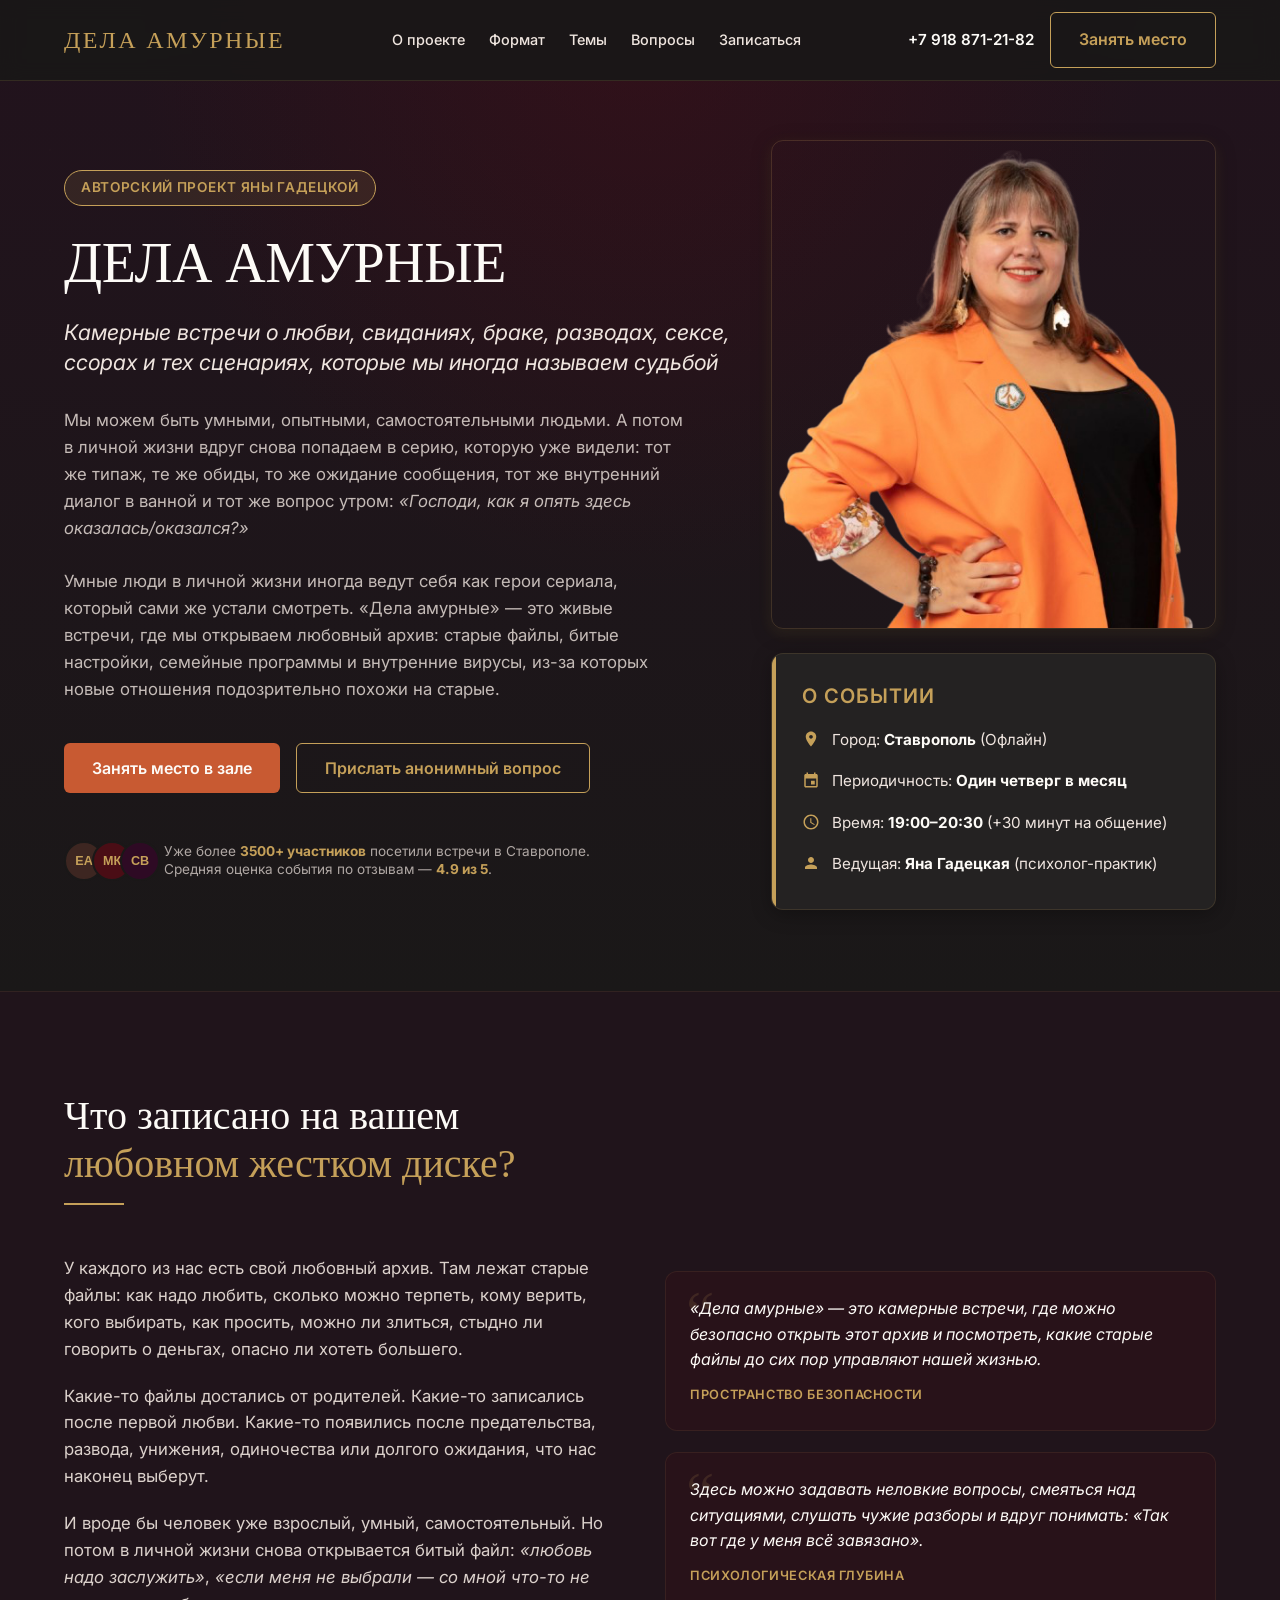
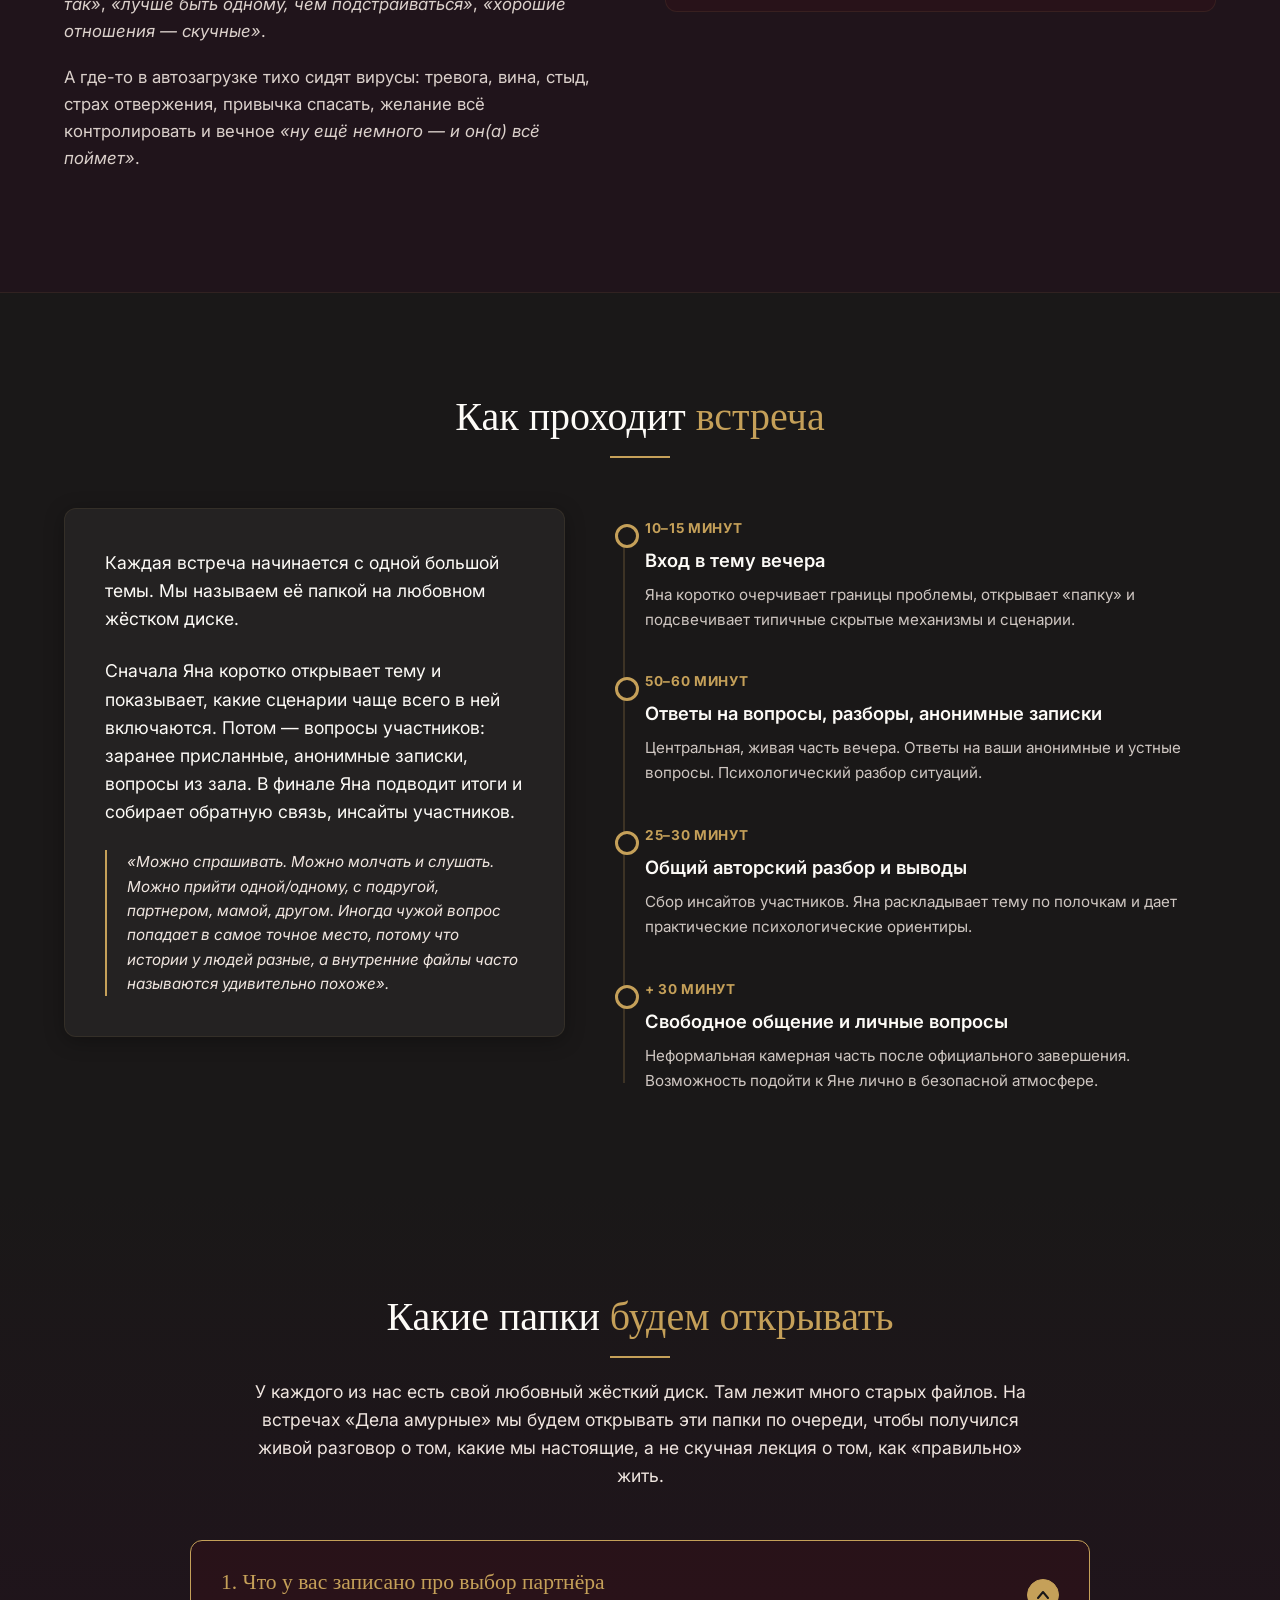
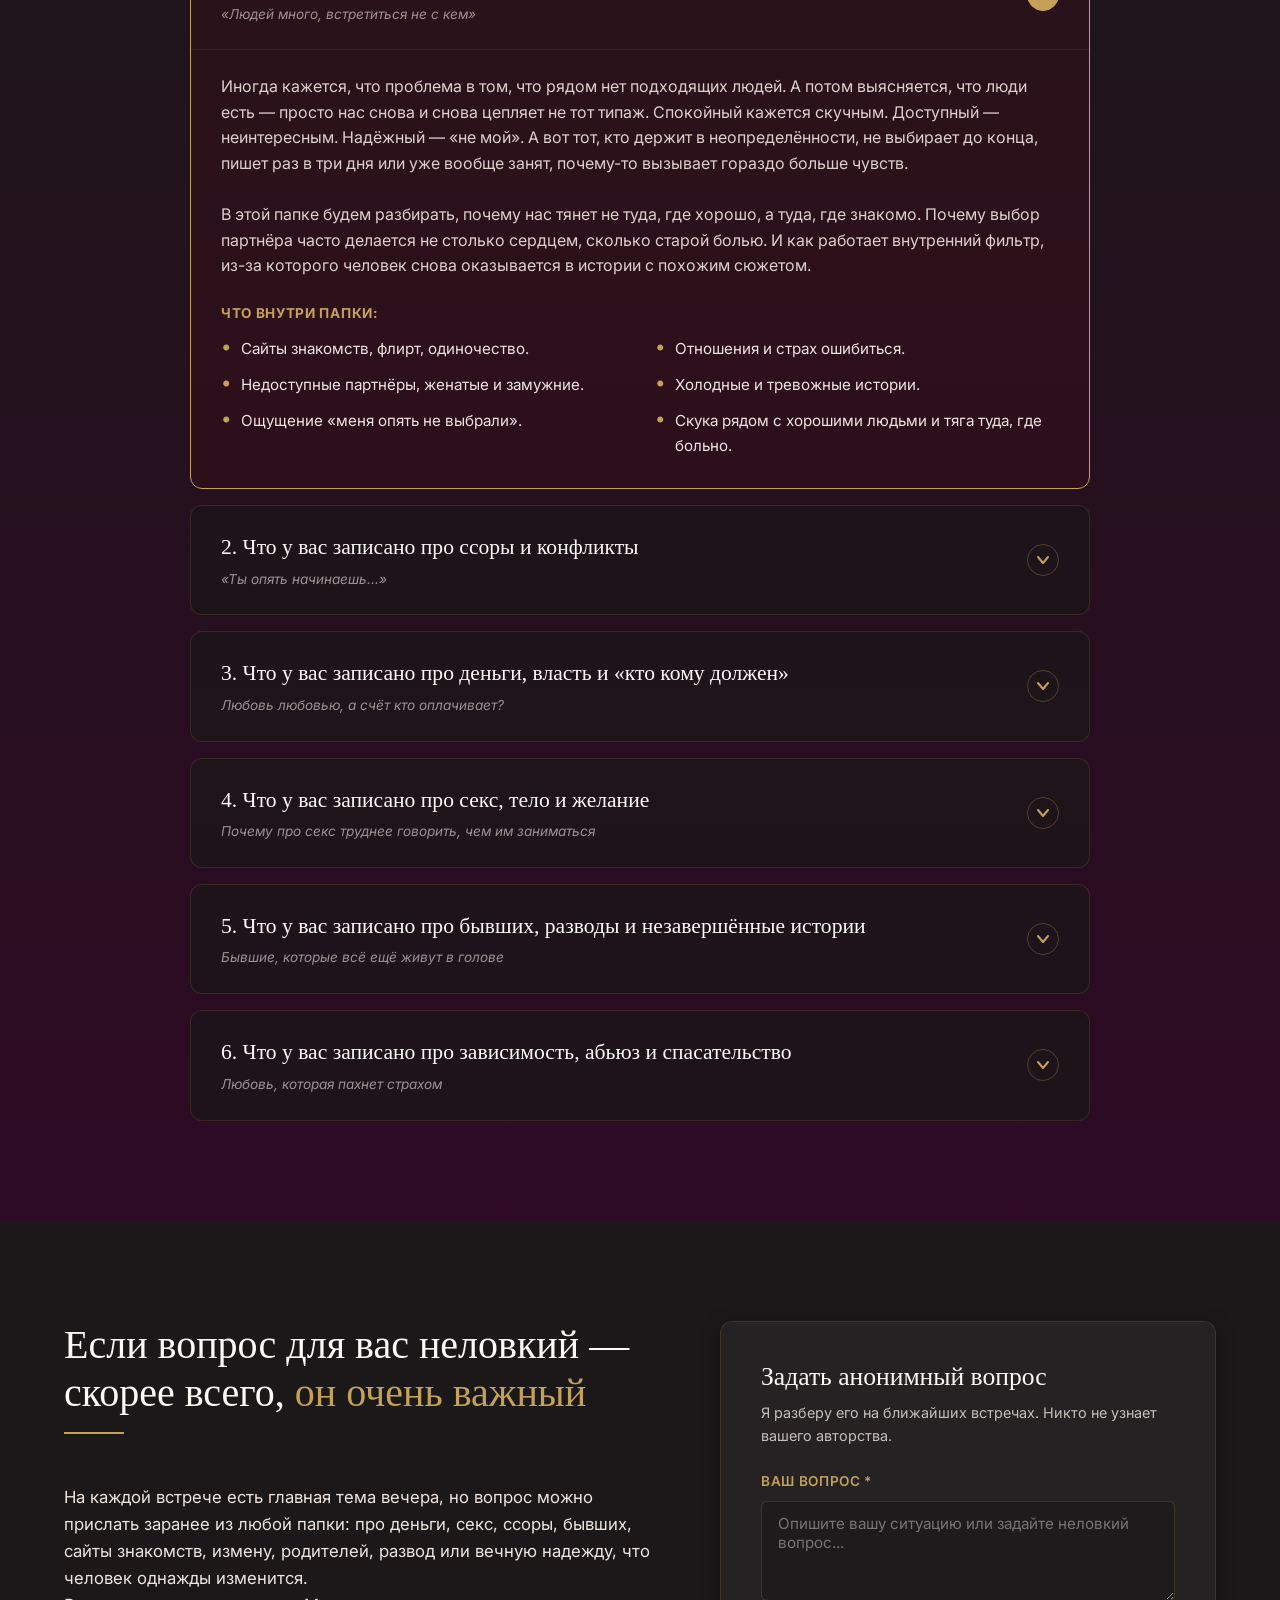
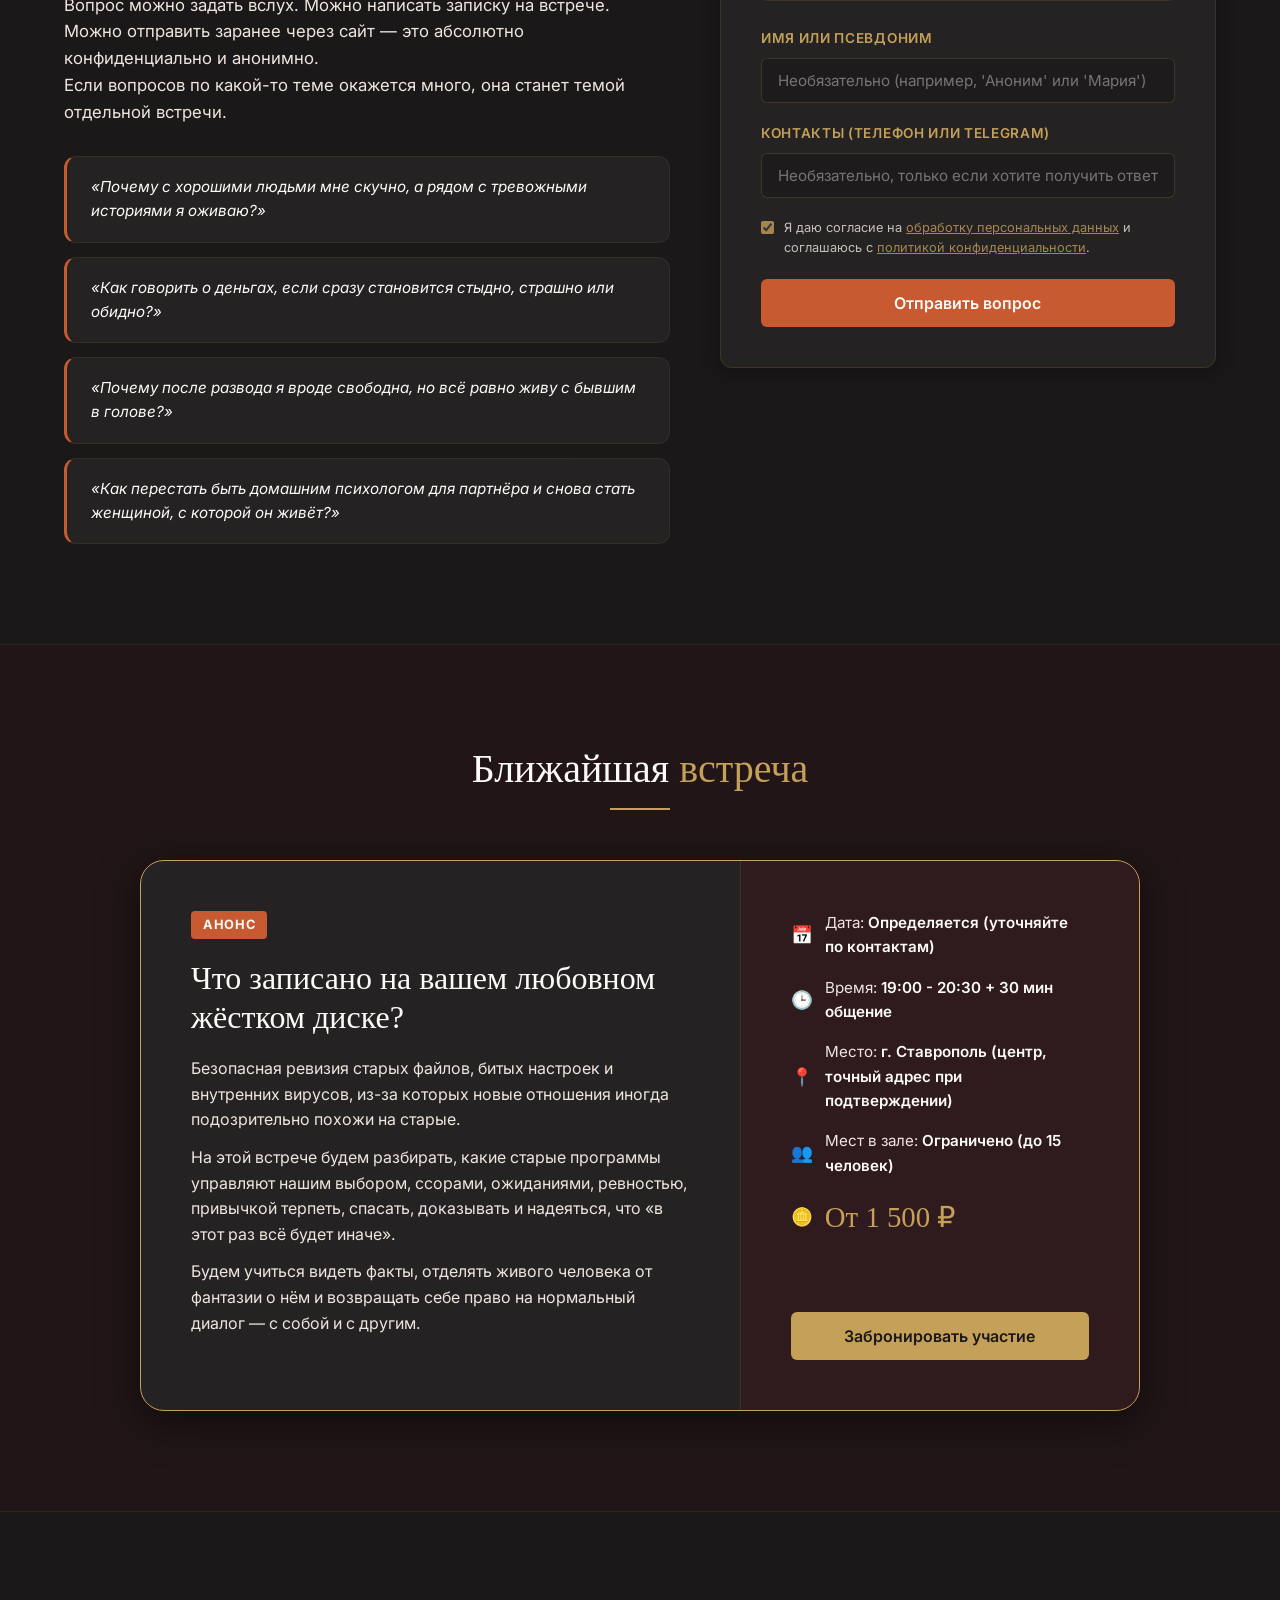
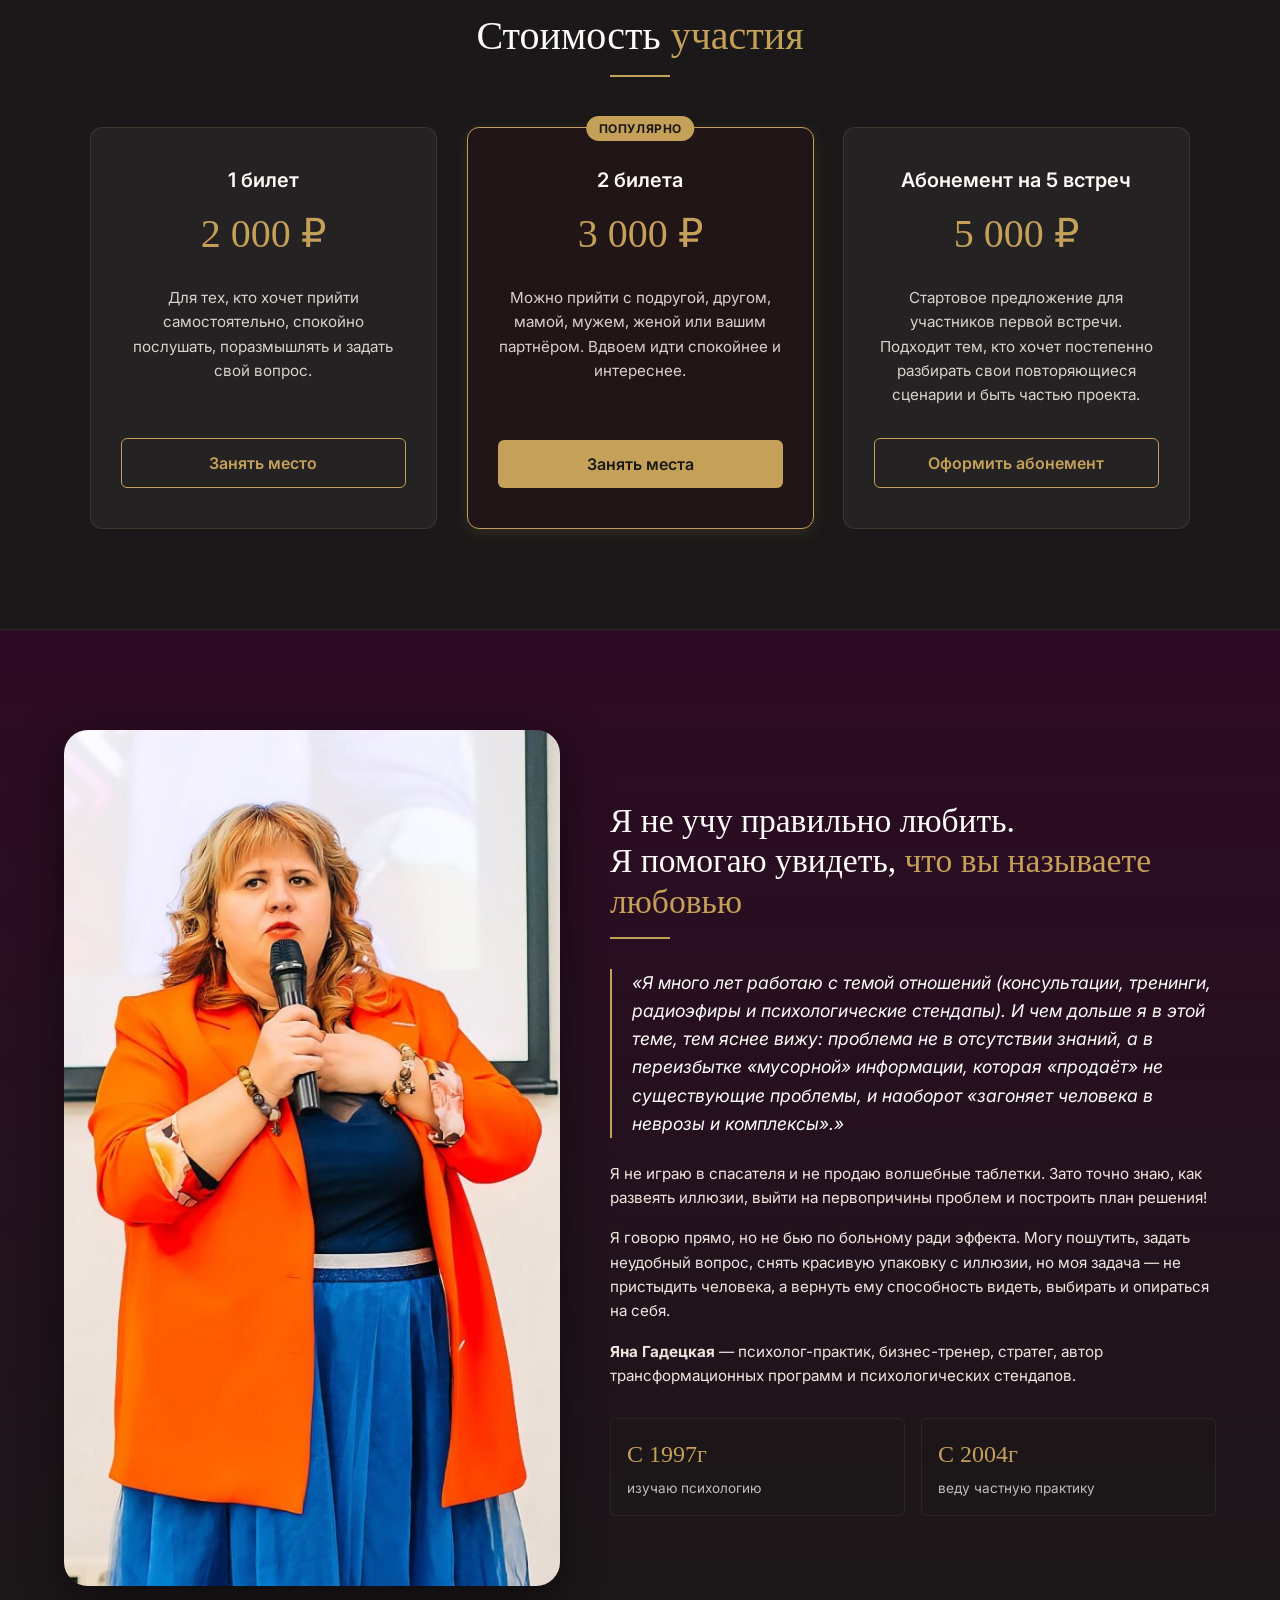
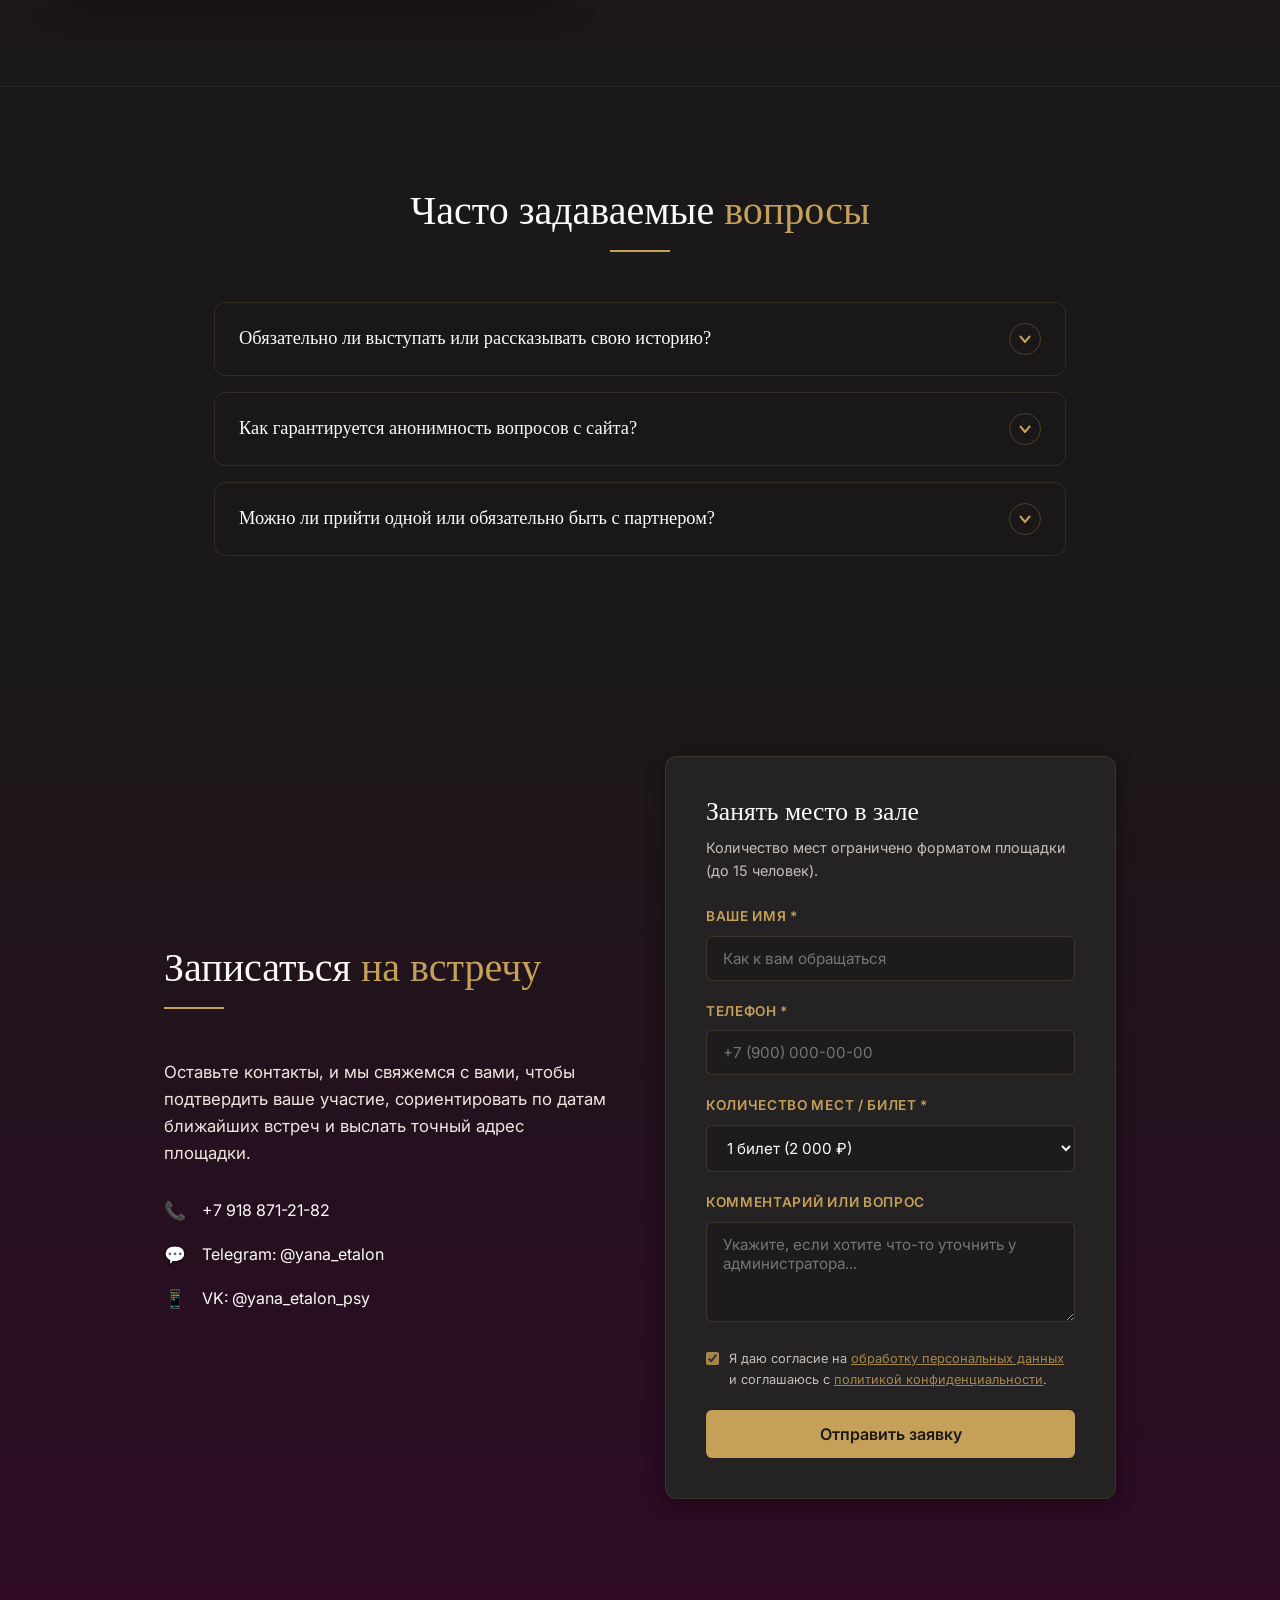
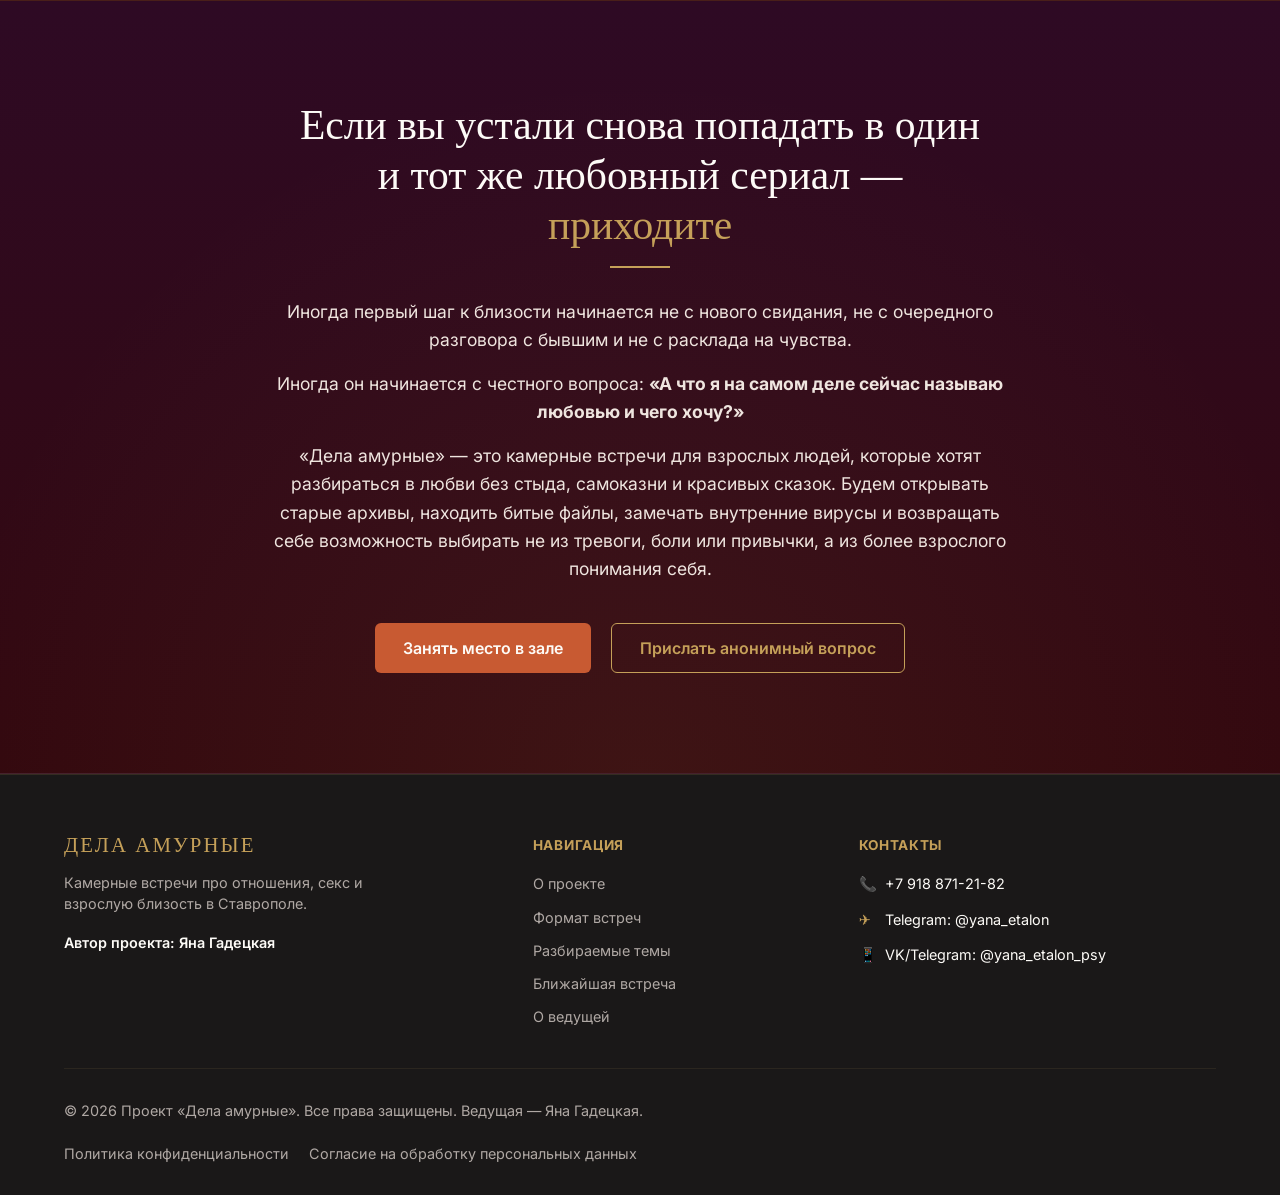
<file: index.html>
<!DOCTYPE html>
<html lang="ru">
<head>
    <meta charset="UTF-8">
    <meta name="viewport" content="width=device-width, initial-scale=1.0">
    <title>ДЕЛА АМУРНЫЕ | Камерные встречи об отношениях с Яной Гадецкой в Ставрополе</title>
    
    <!-- SEO Мета-теги -->
    <meta name="description" content="Живой, камерный проект психолога Яны Гадецкой в Ставрополе. Взрослый разговор о любви, свиданиях, сексе, браке, изменах и повторяющихся сценариях в отношениях без стыда и банальных советов.">
    <meta name="keywords" content="дела амурные, яна гадецкая, психолог ставрополь, встречи про отношения, разборы отношений, лекции ставрополь, сексолог ставрополь, свидания, созависимость, анонимные вопросы психологу">
    
    <!-- Open Graph (для соцсетей) -->
    <meta property="og:title" content="ДЕЛА АМУРНЫЕ | Камерные встречи об отношениях с Яной Гадецкой в Ставрополе">
    <meta property="og:description" content="Взрослый разговор о любви, свиданиях, сексе, браке, ссорах и повторяющихся сценариях в отношениях с психологической глубиной и юмором.">
    <meta property="og:type" content="website">
    <meta property="og:url" content="https://dela-amurnye.ru">
    <meta property="og:image" content="images/og-image.jpg">

    <!-- Google Fonts: Inter (основной) и Playfair Display (заголовки для театральной атмосферы) -->
    <link rel="preconnect" href="https://fonts.googleapis.com">
    <link rel="preconnect" href="https://fonts.gstatic.com" crossorigin>
    <link href="https://fonts.googleapis.com/css2?family=Inter:wght@400;500;600;700&family=Playfair+Display:ital,wght@0,500;0,600;0,700;1,400&display=swap" rel="stylesheet">
    
    <!-- Подключение стилей -->
    <link rel="stylesheet" href="styles.css">
    <script>document.documentElement.classList.add('js-enabled');</script>
</head>
<body>

    <!-- Элемент 2: Логотип и Шапка сайта -->
    <header class="header">
        <div class="container header-container">
            <a href="#" class="logo">
                <span class="logo-title">Дела амурные</span>
            </a>

            <!-- Меню сайта (Якорные переходы) -->
            <nav class="nav">
                <a href="#about" class="nav-link">О проекте</a>
                <a href="#format" class="nav-link">Формат</a>
                <a href="#folders" class="nav-link">Темы</a>
                <a href="#questions" class="nav-link">Вопросы</a>
                <a href="#booking" class="nav-link">Записаться</a>
            </nav>

            <div class="header-actions">
                <a href="tel:+79188712182" class="header-phone">+7 918 871-21-82</a>
                <a href="#booking" class="btn btn-outline" data-scroll-to="booking">Занять место</a>
            </div>

            <!-- Иконка бургер-меню для мобильных -->
            <button class="burger-menu" id="burgerBtn" aria-label="Открыть меню">
                <span></span>
                <span></span>
                <span></span>
            </button>
        </div>
    </header>

    <!-- Мобильное меню -->
    <div class="mobile-nav" id="mobileNav">
        <a href="#about" class="mobile-nav-link">О проекте</a>
        <a href="#format" class="mobile-nav-link">Формат</a>
        <a href="#folders" class="mobile-nav-link">Темы</a>
        <a href="#questions" class="mobile-nav-link">Вопросы</a>
        <a href="#booking" class="mobile-nav-link">Записаться</a>
    </div>

    <!-- Элементы 3-5: Первый экран (Hero) с заголовком, подзаголовком, CTA и социальным доказательством -->
    <section class="hero">
        <div class="container hero-grid">
            <div class="hero-content">
                <span class="hero-badge reveal reveal-up">Авторский проект Яны Гадецкой</span>
                <h1 class="hero-title reveal reveal-up delay-100">ДЕЛА АМУРНЫЕ</h1>
                <p class="hero-subtitle reveal reveal-up delay-200">Камерные встречи о любви, свиданиях, браке, разводах, сексе, ссорах и тех сценариях, которые мы иногда называем судьбой</p>
                <div class="hero-descr reveal reveal-up delay-300">
                    Мы можем быть умными, опытными, самостоятельными людьми. А потом в личной жизни вдруг снова попадаем в серию, которую уже видели: тот же типаж, те же обиды, то же ожидание сообщения, тот же внутренний диалог в ванной и тот же вопрос утром: <em>«Господи, как я опять здесь оказалась/оказался?»</em>
                    <br><br>
                    Умные люди в личной жизни иногда ведут себя как герои сериала, который сами же устали смотреть. «Дела амурные» — это живые встречи, где мы открываем любовный архив: старые файлы, битые настройки, семейные программы и внутренние вирусы, из-за которых новые отношения подозрительно похожи на старые.
                </div>
                
                <!-- Элемент 4: Primary CTA кнопки -->
                <div class="hero-actions reveal reveal-up delay-400">
                    <button class="btn btn-terracotta" data-scroll-to="booking">Занять место в зале</button>
                    <button class="btn btn-outline" data-scroll-to="questions">Прислать анонимный вопрос</button>
                </div>

                <!-- Элемент 5: Социальное доказательство (Social Proof) -->
                <div class="social-proof reveal reveal-up delay-500">
                    <div class="social-proof-avatars">
                        <div class="sp-avatar" style="background-image: url('data:image/svg+xml;utf8,<svg xmlns=&quot;http://www.w3.org/2000/svg&quot; width=&quot;40&quot; height=&quot;40&quot; viewBox=&quot;0 0 40 40&quot;><rect width=&quot;40&quot; height=&quot;40&quot; fill=&quot;%233D2621&quot;/><text x=&quot;20&quot; y=&quot;24&quot; font-size=&quot;14&quot; fill=&quot;%23C5A059&quot; font-family=&quot;sans-serif&quot; text-anchor=&quot;middle&quot; font-weight=&quot;bold&quot;>ЕА</text></svg>')"></div>
                        <div class="sp-avatar" style="background-image: url('data:image/svg+xml;utf8,<svg xmlns=&quot;http://www.w3.org/2000/svg&quot; width=&quot;40&quot; height=&quot;40&quot; viewBox=&quot;0 0 40 40&quot;><rect width=&quot;40&quot; height=&quot;40&quot; fill=&quot;%234A0D15&quot;/><text x=&quot;20&quot; y=&quot;24&quot; font-size=&quot;14&quot; fill=&quot;%23C5A059&quot; font-family=&quot;sans-serif&quot; text-anchor=&quot;middle&quot; font-weight=&quot;bold&quot;>МК</text></svg>')"></div>
                        <div class="sp-avatar" style="background-image: url('data:image/svg+xml;utf8,<svg xmlns=&quot;http://www.w3.org/2000/svg&quot; width=&quot;40&quot; height=&quot;40&quot; viewBox=&quot;0 0 40 40&quot;><rect width=&quot;40&quot; height=&quot;40&quot; fill=&quot;%232E0A24&quot;/><text x=&quot;20&quot; y=&quot;24&quot; font-size=&quot;14&quot; fill=&quot;%23C5A059&quot; font-family=&quot;sans-serif&quot; text-anchor=&quot;middle&quot; font-weight=&quot;bold&quot;>СВ</text></svg>')"></div>
                    </div>
                    <div class="social-proof-text">
                        Уже более <strong>3500+ участников</strong> посетили встречи в Ставрополе.<br>
                        Средняя оценка события по отзывам — <strong>4.9 из 5</strong>.
                    </div>
                </div>
            </div>

            <!-- Формат первого экрана в виде красивой карточки -->
            <div class="hero-format-sidebar">
                <div class="hero-header-image reveal reveal-scale delay-200">
                    <img src="img/header.png" alt="Дела амурные" class="hero-img">
                </div>
                <div class="hero-format-card reveal reveal-scale delay-400">
                    <h3>О событии</h3>
                    <ul class="format-list">
                        <li class="format-item">
                            <span class="format-item-icon">
                                <svg width="18" height="18" fill="currentColor" viewBox="0 0 24 24"><path d="M12 2C8.13 2 5 5.13 5 9c0 5.25 7 13 7 13s7-7.75 7-13c0-3.87-3.13-7-7-7zm0 9.5c-1.38 0-2.5-1.12-2.5-2.5s1.12-2.5 2.5-2.5 2.5 1.12 2.5 2.5-1.12 2.5-2.5 2.5z"/></svg>
                            </span>
                            <div class="format-item-text">Город: <strong>Ставрополь</strong> (Офлайн)</div>
                        </li>
                        <li class="format-item">
                            <span class="format-item-icon">
                                <svg width="18" height="18" fill="currentColor" viewBox="0 0 24 24"><path d="M19 4h-1V2h-2v2H8V2H6v2H5c-1.11 0-1.99.9-1.99 2L3 20c0 1.1.89 2 2 2h14c1.1 0 2-.9 2-2V6c0-1.1-.9-2-2-2zm0 16H5V10h14v10zm-7-7h5v5h-5z"/></svg>
                            </span>
                            <div class="format-item-text">Периодичность: <strong>Один четверг в месяц</strong></div>
                        </li>
                        <li class="format-item">
                            <span class="format-item-icon">
                                <svg width="18" height="18" fill="currentColor" viewBox="0 0 24 24"><path d="M11.99 2C6.47 2 2 6.48 2 12s4.47 10 9.99 10C17.52 22 22 17.52 22 12S17.52 2 11.99 2zM12 20c-4.42 0-8-3.58-8-8s3.58-8 8-8 8 3.58 8 8-3.58 8-8 8zm.5-13H11v6l5.25 3.15.75-1.23-4.5-2.67z"/></svg>
                            </span>
                            <div class="format-item-text">Время: <strong>19:00–20:30</strong> (+30 минут на общение)</div>
                        </li>
                        <li class="format-item">
                            <span class="format-item-icon">
                                <svg width="18" height="18" fill="currentColor" viewBox="0 0 24 24"><path d="M12 12c2.21 0 4-1.79 4-4s-1.79-4-4-4-4 1.79-4 4 1.79 4 4 4zm0 2c-2.67 0-8 1.34-8 4v2h16v-2c0-2.66-5.33-4-8-4z"/></svg>
                            </span>
                            <div class="format-item-text">Ведущая: <strong>Яна Гадецкая</strong> (психолог-практик)</div>
                        </li>
                    </ul>
                </div>
            </div>
        </div>
    </section>

    <!-- Секция: Жесткий диск (Вводный блок с болями) -->
    <section id="about" class="disk-section">
        <div class="container disk-grid">
            <div class="disk-content reveal reveal-left">
                <h2>Что записано на вашем <span>любовном жестком диске?</span></h2>
                <div class="disk-text">
                    <p>У каждого из нас есть свой любовный архив. Там лежат старые файлы: как надо любить, сколько можно терпеть, кому верить, кого выбирать, как просить, можно ли злиться, стыдно ли говорить о деньгах, опасно ли хотеть большего.</p>
                    <p>Какие-то файлы достались от родителей. Какие-то записались после первой любви. Какие-то появились после предательства, развода, унижения, одиночества или долгого ожидания, что нас наконец выберут.</p>
                    <p>И вроде бы человек уже взрослый, умный, самостоятельный. Но потом в личной жизни снова открывается битый файл: <em>«любовь надо заслужить»</em>, <em>«если меня не выбрали — со мной что-то не так»</em>, <em>«лучше быть одному, чем подстраиваться»</em>, <em>«хорошие отношения — скучные»</em>.</p>
                    <p>А где-то в автозагрузке тихо сидят вирусы: тревога, вина, стыд, страх отвержения, привычка спасать, желание всё контролировать и вечное <em>«ну ещё немного — и он(а) всё поймет»</em>.</p>
                </div>
            </div>
            <div class="disk-quotes">
                <div class="disk-quote reveal reveal-right">
                    <div class="disk-quote-text">«Дела амурные» — это камерные встречи, где можно безопасно открыть этот архив и посмотреть, какие старые файлы до сих пор управляют нашей жизнью.</div>
                    <span class="disk-quote-tag">Пространство безопасности</span>
                </div>
                <div class="disk-quote reveal reveal-right delay-200">
                    <div class="disk-quote-text">Здесь можно задавать неловкие вопросы, смеяться над ситуациями, слушать чужие разборы и вдруг понимать: «Так вот где у меня всё завязано».</div>
                    <span class="disk-quote-tag">Психологическая глубина</span>
                </div>
            </div>
        </div>
    </section>

    <!-- Элемент 6: Видео/Изображения (Блок "Как проходит встреча" с таймингом и атмосферой) -->
    <section id="format" class="how-it-works">
        <div class="container">
            <h2 class="reveal reveal-up">Как проходит <span>встреча</span></h2>
            <div class="how-grid">
                <div class="how-descr-card reveal reveal-left">
                    <p>Каждая встреча начинается с одной большой темы. Мы называем её папкой на любовном жёстком диске.</p>
                    <p>Сначала Яна коротко открывает тему и показывает, какие сценарии чаще всего в ней включаются. Потом — вопросы участников: заранее присланные, анонимные записки, вопросы из зала. В финале Яна подводит итоги и собирает обратную связь, инсайты участников.</p>
                    <div class="how-descr-quote">
                        «Можно спрашивать. Можно молчать и слушать. Можно прийти одной/одному, с подругой, партнером, мамой, другом. Иногда чужой вопрос попадает в самое точное место, потому что истории у людей разные, а внутренние файлы часто называются удивительно похоже».
                    </div>
                </div>

                <div class="how-timeline">
                    <div class="timeline-step reveal reveal-right">
                        <div class="timeline-time">10–15 минут</div>
                        <div class="timeline-title">Вход в тему вечера</div>
                        <div class="timeline-text">Яна коротко очерчивает границы проблемы, открывает «папку» и подсвечивает типичные скрытые механизмы и сценарии.</div>
                    </div>
                    <div class="timeline-step reveal reveal-right delay-100">
                        <div class="timeline-time">50–60 минут</div>
                        <div class="timeline-title">Ответы на вопросы, разборы, анонимные записки</div>
                        <div class="timeline-text">Центральная, живая часть вечера. Ответы на ваши анонимные и устные вопросы. Психологический разбор ситуаций.</div>
                    </div>
                    <div class="timeline-step reveal reveal-right delay-200">
                        <div class="timeline-time">25–30 минут</div>
                        <div class="timeline-title">Общий авторский разбор и выводы</div>
                        <div class="timeline-text">Сбор инсайтов участников. Яна раскладывает тему по полочкам и дает практические психологические ориентиры.</div>
                    </div>
                    <div class="timeline-step reveal reveal-right delay-300">
                        <div class="timeline-time">+ 30 минут</div>
                        <div class="timeline-title">Свободное общение и личные вопросы</div>
                        <div class="timeline-text">Неформальная камерная часть после официального завершения. Возможность подойти к Яне лично в безопасной атмосфере.</div>
                    </div>
                </div>
            </div>
        </div>
    </section>

    <!-- Элемент 7: Core Benefits/Features (Какие папки будем открывать - Аккордеон) -->
    <section id="folders" class="folders-section">
        <div class="container">
            <h2 class="reveal reveal-up">Какие папки <span>будем открывать</span></h2>
            <div class="folders-descr reveal reveal-up delay-100">
                У каждого из нас есть свой любовный жёсткий диск. Там лежит много старых файлов. На встречах «Дела амурные» мы будем открывать эти папки по очереди, чтобы получился живой разговор о том, какие мы настоящие, а не скучная лекция о том, как «правильно» жить.
            </div>

            <!-- Аккордеоны по рекомендации интерфейса в ТЗ -->
            <div class="accordion-container reveal reveal-up delay-200">
                
                <!-- Папка 1 -->
                <div class="folder-accordion">
                    <div class="accordion-header">
                        <div class="accordion-header-left">
                            <span class="accordion-title">1. Что у вас записано про выбор партнёра</span>
                            <span class="accordion-subtitle">«Людей много, встретиться не с кем»</span>
                        </div>
                        <div class="accordion-icon">
                            <svg width="12" height="8" fill="none" stroke="currentColor" stroke-width="2" stroke-linecap="round" stroke-linejoin="round"><path d="m1 1 5 6 5-6"/></svg>
                        </div>
                    </div>
                    <div class="accordion-content">
                        <div class="accordion-content-inner">
                            <div class="accordion-content-text">
                                Иногда кажется, что проблема в том, что рядом нет подходящих людей. А потом выясняется, что люди есть — просто нас снова и снова цепляет не тот типаж. Спокойный кажется скучным. Доступный — неинтересным. Надёжный — «не мой». А вот тот, кто держит в неопределённости, не выбирает до конца, пишет раз в три дня или уже вообще занят, почему-то вызывает гораздо больше чувств.
                                <br><br>
                                В этой папке будем разбирать, почему нас тянет не туда, где хорошо, а туда, где знакомо. Почему выбор партнёра часто делается не столько сердцем, сколько старой болью. И как работает внутренний фильтр, из-за которого человек снова оказывается в истории с похожим сюжетом.
                            </div>
                            <div class="accordion-content-subtitle">Что внутри папки:</div>
                            <ul class="subtopics-list">
                                <li class="subtopic-item">Сайты знакомств, флирт, одиночество.</li>
                                <li class="subtopic-item">Отношения и страх ошибиться.</li>
                                <li class="subtopic-item">Недоступные партнёры, женатые и замужние.</li>
                                <li class="subtopic-item">Холодные и тревожные истории.</li>
                                <li class="subtopic-item">Ощущение «меня опять не выбрали».</li>
                                <li class="subtopic-item">Скука рядом с хорошими людьми и тяга туда, где больно.</li>
                            </ul>
                        </div>
                    </div>
                </div>

                <!-- Папка 2 -->
                <div class="folder-accordion">
                    <div class="accordion-header">
                        <div class="accordion-header-left">
                            <span class="accordion-title">2. Что у вас записано про ссоры и конфликты</span>
                            <span class="accordion-subtitle">«Ты опять начинаешь...»</span>
                        </div>
                        <div class="accordion-icon">
                            <svg width="12" height="8" fill="none" stroke="currentColor" stroke-width="2" stroke-linecap="round" stroke-linejoin="round"><path d="m1 1 5 6 5-6"/></svg>
                        </div>
                    </div>
                    <div class="accordion-content">
                        <div class="accordion-content-inner">
                            <div class="accordion-content-text">
                                Вроде бы поссорились из-за посуды, денег, телефона, мамы, секса или брошенной фразы «ну всё, понятно». А на самом деле поднимается совсем другое: страх быть неважным, злость за накопленное молчание, обида за старые уступки, привычка защищаться первым или желание наконец-то быть услышанным (вирус «обидели давно и не здесь»).
                                <br><br>
                                В этой папке будем смотреть, что на самом деле происходит в конфликтах. Почему один кричит, другой молчит, третий уходит в сарказм, а потом оба делают вид, что ничего не было. Почему некоторые пары ссорятся по одному и тому же сценарию годами, и как конфликт превращается в место, где можно либо окончательно потерять контакт, либо впервые увидеть правду о себе и отношениях.
                            </div>
                            <div class="accordion-content-subtitle">Что внутри папки:</div>
                            <ul class="subtopics-list">
                                <li class="subtopic-item">Ссоры, молчание, импульсивность, обвинения.</li>
                                <li class="subtopic-item">Паузы на грани развода и манипуляции виной.</li>
                                <li class="subtopic-item">Родители в конфликтах пары.</li>
                                <li class="subtopic-item">Дети как свидетели ссор.</li>
                                <li class="subtopic-item">Умение извиняться и границы без войны.</li>
                            </ul>
                        </div>
                    </div>
                </div>

                <!-- Папка 3 -->
                <div class="folder-accordion">
                    <div class="accordion-header">
                        <div class="accordion-header-left">
                            <span class="accordion-title">3. Что у вас записано про деньги, власть и «кто кому должен»</span>
                            <span class="accordion-subtitle">Любовь любовью, а счёт кто оплачивает?</span>
                        </div>
                        <div class="accordion-icon">
                            <svg width="12" height="8" fill="none" stroke="currentColor" stroke-width="2" stroke-linecap="round" stroke-linejoin="round"><path d="m1 1 5 6 5-6"/></svg>
                        </div>
                    </div>
                    <div class="accordion-content">
                        <div class="accordion-content-inner">
                            <div class="accordion-content-text">
                                Деньги в отношениях редко бывают только деньгами. Очень быстро там появляются другие вопросы: кто важнее, кто больше вкладывается, кто кому обязан, кто должен платить, кто должен терпеть, кто должен понимать без слов, кто устал больше, а кто опять «не ценит».
                                <br><br>
                                В этой папке будем разбирать, как разговор о финансах вдруг превращается в разговор о любви, уважении, власти, безопасности и праве занимать место в жизни другого человека. И как невидимая семейная бухгалтерия портит отношения даже там, где люди искренне думают, что дело просто в деньгах.
                            </div>
                            <div class="accordion-content-subtitle">Что внутри папки:</div>
                            <ul class="subtopics-list">
                                <li class="subtopic-item">Деньги в паре: кто платит, и кто кому должен.</li>
                                <li class="subtopic-item">Финансовая зависимость, стыд быть меркантильным и накопленный негатив.</li>
                                <li class="subtopic-item">Гордое «я сама» и тревога «меня любят за ресурсы».</li>
                                <li class="subtopic-item">Гражданский брак, обязательства и «бытовая бухгалтерия».</li>
                                <li class="subtopic-item">Ожидание предложения и иллюзия «штамп ничего не меняет».</li>
                            </ul>
                        </div>
                    </div>
                </div>

                <!-- Папка 4 -->
                <div class="folder-accordion">
                    <div class="accordion-header">
                        <div class="accordion-header-left">
                            <span class="accordion-title">4. Что у вас записано про секс, тело и желание</span>
                            <span class="accordion-subtitle">Почему про секс труднее говорить, чем им заниматься</span>
                        </div>
                        <div class="accordion-icon">
                            <svg width="12" height="8" fill="none" stroke="currentColor" stroke-width="2" stroke-linecap="round" stroke-linejoin="round"><path d="m1 1 5 6 5-6"/></svg>
                        </div>
                    </div>
                    <div class="accordion-content">
                        <div class="accordion-content-inner">
                            <div class="accordion-content-text">
                                Люди могут годами жить вместе и при этом обходить тему секса так аккуратно, будто это хрупкая ваза с семейным гербом, которая настолько хрупкая, что сразу разлетится в дребезги и разрушит всё. Желание снижается, стыд растёт, обиды копятся, разговоры откладываются, а близость всё чаще заменяется молчанием, усталостью, фантазиями или порно, да в принципе чем угодно.
                                <br><br>
                                В этой папке будем говорить о сексе по-взрослому: спокойно, честно, без пошлости и без театральных ужасов. О теле, желании, отказе, стыде, ощущении насилия, отсутствии оргазма, несовпадении темпераментов, скуке в долгих отношениях и той ситуации, когда живой человек рядом напрягает всё сильнее.
                            </div>
                            <div class="accordion-content-subtitle">Что внутри папки:</div>
                            <ul class="subtopics-list">
                                <li class="subtopic-item">Секс в долгих отношениях и отсутствие/потеря желания.</li>
                                <li class="subtopic-item">Разные темпераменты, стыд тела, страх отказа.</li>
                                <li class="subtopic-item">Порнозависимость и эрзац-близость.</li>
                                <li class="subtopic-item">Имитация оргазма и мужской страх провала.</li>
                                <li class="subtopic-item">Женская усталость и фаза «мы стали соседями».</li>
                                <li class="subtopic-item">Телесная зажатость и психосоматика.</li>
                            </ul>
                        </div>
                    </div>
                </div>

                <!-- Папка 5 -->
                <div class="folder-accordion">
                    <div class="accordion-header">
                        <div class="accordion-header-left">
                            <span class="accordion-title">5. Что у вас записано про бывших, разводы и незавершённые истории</span>
                            <span class="accordion-subtitle">Бывшие, которые всё ещё живут в голове</span>
                        </div>
                        <div class="accordion-icon">
                            <svg width="12" height="8" fill="none" stroke="currentColor" stroke-width="2" stroke-linecap="round" stroke-linejoin="round"><path d="m1 1 5 6 5-6"/></svg>
                        </div>
                    </div>
                    <div class="accordion-content">
                        <div class="accordion-content-inner">
                            <div class="accordion-content-text">
                                Развестись можно официально, а внутри ещё долго продолжать спорить, доказывать, сравнивать и мысленно разговаривать с бывшим, а если есть дети, то ситуация бывает весьма эмоционально запутанной. Человек вроде бы уже свободен, но всё ещё что-то доказывает, спорит, объясняет, злится или ждёт признания задним числом.
                                <br><br>
                                В этой папке будем разбирать, почему старый брак иногда живёт дольше самого брака. Почему прошлые отношения не отпускают даже тогда, когда всё формально давно завершено. И как выйти из связи не только юридически, но и внутренне — чтобы не тащить старую боль в новую жизнь.
                            </div>
                            <div class="accordion-content-subtitle">Что внутри папки:</div>
                            <ul class="subtopics-list">
                                <li class="subtopic-item">Развод, бывшие и секс после расставания.</li>
                                <li class="subtopic-item">Внутренние диалоги и сравнение новых партнёров с бывшими.</li>
                                <li class="subtopic-item">Желание доказать, стыд за уход и страх повторить ошибку.</li>
                                <li class="subtopic-item">Отношения с бывшими и дети после развода.</li>
                                <li class="subtopic-item">Незавершенная вина и злость.</li>
                            </ul>
                        </div>
                    </div>
                </div>

                <!-- Папка 6 -->
                <div class="folder-accordion">
                    <div class="accordion-header">
                        <div class="accordion-header-left">
                            <span class="accordion-title">6. Что у вас записано про зависимость, абьюз и спасательство</span>
                            <span class="accordion-subtitle">Любовь, которая пахнет страхом</span>
                        </div>
                        <div class="accordion-icon">
                            <svg width="12" height="8" fill="none" stroke="currentColor" stroke-width="2" stroke-linecap="round" stroke-linejoin="round"><path d="m1 1 5 6 5-6"/></svg>
                        </div>
                    </div>
                    <div class="accordion-content">
                        <div class="accordion-content-inner">
                            <div class="accordion-content-text">
                                Есть отношения, где человек постепенно перестаёт узнавать себя. Сначала он просто многое понимает и входит в положение. Потом ждет, когда всё снова будет хорошо и радуется редким дозам тепла. Потом начинает объяснять себе чужую холодность, грубость, исчезновения, измены или вечную неопределенность. А потом хоть и замечает, что в ловушке, но увязает всё сильнее в своих иллюзорных страхах и убеждает себя, что по-другому уже не сможет или находит как себе «продать» происходящее (например, «зато не нужно работать» или «зато замужем»).
                                <br><br>
                                В этой папке будем говорить о самых тяжёлых связях — там, где любовь подменена страхом, зависимостью, спасательством, стыдом и привычкой терпеть. О том, почему люди остаются в разрушающих отношениях, что удерживает внутри треугольников и почему старая боль иногда крепче здравого смысла.
                            </div>
                            <div class="accordion-content-subtitle">Что внутри папки:</div>
                            <ul class="subtopics-list">
                                <li class="subtopic-item">Абьюз, созависимость, любовные треугольники.</li>
                                <li class="subtopic-item">Отношения с несвободными и спасательство.</li>
                                <li class="subtopic-item">Привычка быть «удобным» человеком.</li>
                                <li class="subtopic-item">Личные границы и страх одиночества.</li>
                                <li class="subtopic-item">Эмоциональные качели и ожидание, что «партнёр изменится».</li>
                                <li class="subtopic-item">Отношения, где любимый человек становится пациентом.</li>
                            </ul>
                        </div>
                    </div>
                </div>

            </div>
        </div>
    </section>

    <!-- Элемент 8: Тест-опросы или Блок вопросов "Можно задать вопрос" -->
    <section id="questions" class="questions-section">
        <div class="container questions-grid">
            <div class="questions-intro reveal reveal-left">
                <h2>Если вопрос для вас неловкий — скорее всего, <span>он очень важный</span></h2>
                <div class="questions-intro-text">
                    <p>На каждой встрече есть главная тема вечера, но вопрос можно прислать заранее из любой папки: про деньги, секс, ссоры, бывших, сайты знакомств, измену, родителей, развод или вечную надежду, что человек однажды изменится.</p>
                    <p>Вопрос можно задать вслух. Можно написать записку на встрече. Можно отправить заранее через сайт — это абсолютно конфиденциально и анонимно.</p>
                    <p>Если вопросов по какой-то теме окажется много, она станет темой отдельной встречи.</p>
                </div>

                <!-- Примеры вопросов на сайте -->
                <div class="questions-list">
                    <div class="question-bubble">«Почему с хорошими людьми мне скучно, а рядом с тревожными историями я оживаю?»</div>
                    <div class="question-bubble">«Как говорить о деньгах, если сразу становится стыдно, страшно или обидно?»</div>
                    <div class="question-bubble">«Почему после развода я вроде свободна, но всё равно живу с бывшим в голове?»</div>
                    <div class="question-bubble">«Как перестать быть домашним психологом для партнёра и снова стать женщиной, с которой он живёт?»</div>
                </div>
            </div>

            <!-- Элемент 11 (частично): Форма анонимного вопроса -->
            <div class="form-box reveal reveal-right">
                <form id="questionForm">
                    <div class="form-element-container">
                        <h3 class="form-title">Задать анонимный вопрос</h3>
                        <p class="form-subtitle">Я разберу его на ближайших встречах. Никто не узнает вашего авторства.</p>
                        
                        <div class="form-group">
                            <label class="form-label" for="questionText">Ваш вопрос *</label>
                            <textarea id="questionText" class="form-textarea" placeholder="Опишите вашу ситуацию или задайте неловкий вопрос..." required></textarea>
                        </div>

                        <div class="form-group">
                            <label class="form-label" for="questionName">Имя или псевдоним</label>
                            <input type="text" id="questionName" class="form-input" placeholder="Необязательно (например, 'Аноним' или 'Мария')">
                        </div>

                        <div class="form-group">
                            <label class="form-label" for="questionContact">Контакты (телефон или Telegram)</label>
                            <input type="text" id="questionContact" class="form-input" placeholder="Необязательно, только если хотите получить ответ о встрече">
                        </div>

                        <div class="form-group">
                            <label class="form-consent-lbl">
                                <input type="checkbox" required checked>
                                <span>Я даю согласие на <a href="consent.html" target="_blank">обработку персональных данных</a> и соглашаюсь с <a href="privacy.html" target="_blank">политикой конфиденциальности</a>.</span>
                            </label>
                        </div>

                        <button type="submit" class="btn btn-terracotta" style="width: 100%;">Отправить вопрос</button>
                    </div>

                    <!-- Сообщение об успешной отправке -->
                    <div class="success-message">
                        <div class="success-icon">✓</div>
                        <h3 class="success-title">Вопрос принят</h3>
                        <p class="success-text">Спасибо за ваше доверие. Иногда самый неловкий вопрос оказывается самым важным. Мы обязательно разберем его на будущих встречах.</p>
                    </div>
                </form>
            </div>
        </div>
    </section>

    <!-- Элемент 9: Ближайшая встреча (Легко редактируемый блок) -->
    <section id="next" class="next-meeting">
        <div class="container">
            <h2 class="reveal reveal-up">Ближайшая <span>встреча</span></h2>
            <div class="meeting-card reveal reveal-scale delay-100">
                <div class="meeting-card-grid">
                    <div class="meeting-info">
                        <span class="meeting-badge">Анонс</span>
                        <h3 class="meeting-title">Что записано на вашем любовном жёстком диске?</h3>
                        <div class="meeting-descr">
                            <p>Безопасная ревизия старых файлов, битых настроек и внутренних вирусов, из-за которых новые отношения иногда подозрительно похожи на старые.</p>
                            <p>На этой встрече будем разбирать, какие старые программы управляют нашим выбором, ссорами, ожиданиями, ревностью, привычкой терпеть, спасать, доказывать и надеяться, что «в этот раз всё будет иначе».</p>
                            <p>Будем учиться видеть факты, отделять живого человека от фантазии о нём и возвращать себе право на нормальный диалог — с собой и с другим.</p>
                        </div>
                    </div>
                    
                    <div class="meeting-details-box">
                        <ul class="meeting-details-list">
                            <li class="meeting-detail-item">
                                <span class="meeting-detail-icon">📅</span>
                                <div>Дата: <span class="meeting-detail-val">Определяется (уточняйте по контактам)</span></div>
                            </li>
                            <li class="meeting-detail-item">
                                <span class="meeting-detail-icon">🕒</span>
                                <div>Время: <span class="meeting-detail-val">19:00 - 20:30 + 30 мин общение</span></div>
                            </li>
                            <li class="meeting-detail-item">
                                <span class="meeting-detail-icon">📍</span>
                                <div>Место: <span class="meeting-detail-val">г. Ставрополь (центр, точный адрес при подтверждении)</span></div>
                            </li>
                            <li class="meeting-detail-item">
                                <span class="meeting-detail-icon">👥</span>
                                <div>Мест в зале: <span class="meeting-detail-val">Ограничено (до 15 человек)</span></div>
                            </li>
                            <li class="meeting-detail-item">
                                <span class="meeting-detail-icon">🪙</span>
                                <div class="meeting-price">От 1 500 ₽</div>
                            </li>
                        </ul>

                        <button class="btn btn-gold" data-scroll-to="booking">Забронировать участие</button>
                    </div>
                </div>
            </div>
        </div>
    </section>

    <!-- Тарифы / Стоимость участия -->
    <section class="price-section">
        <div class="container">
            <h2 class="reveal reveal-up">Стоимость <span>участия</span></h2>
            <div class="price-grid">
                
                <!-- Тариф 1 -->
                <div class="price-card reveal reveal-up">
                    <h3 class="price-card-title">1 билет</h3>
                    <div class="price-card-val">2 000 ₽</div>
                    <p class="price-card-descr">Для тех, кто хочет прийти самостоятельно, спокойно послушать, поразмышлять и задать свой вопрос.</p>
                    <button class="btn btn-outline" data-scroll-to="booking" data-ticket-type="1">Занять место</button>
                </div>

                <!-- Тариф 2 -->
                <div class="price-card featured reveal reveal-up delay-100">
                    <h3 class="price-card-title">2 билета</h3>
                    <div class="price-card-val">3 000 ₽</div>
                    <p class="price-card-descr">Можно прийти с подругой, другом, мамой, мужем, женой или вашим партнёром. Вдвоем идти спокойнее и интереснее.</p>
                    <button class="btn btn-gold" data-scroll-to="booking" data-ticket-type="2">Занять места</button>
                </div>

                <!-- Тариф 3 -->
                <div class="price-card reveal reveal-up delay-200">
                    <h3 class="price-card-title">Абонемент на 5 встреч</h3>
                    <div class="price-card-val">5 000 ₽</div>
                    <p class="price-card-descr">Стартовое предложение для участников первой встречи. Подходит тем, кто хочет постепенно разбирать свои повторяющиеся сценарии и быть частью проекта.</p>
                    <button class="btn btn-outline" data-scroll-to="booking" data-ticket-type="5">Оформить абонемент</button>
                </div>

            </div>
        </div>
    </section>

    <!-- Элемент 11 (спикер): Почему Яна (Информация об авторе) -->
    <section id="why-yana" class="about-author">
        <div class="container author-grid">
            <div class="author-image-wrapper reveal reveal-left">
                <img src="img/tut.jpg" alt="Яна Гадецкая">
            </div>
            
            <div class="author-info reveal reveal-right">
                <h2>Я не учу правильно любить.<br>Я помогаю увидеть, <span>что вы называете любовью</span></h2>
                <div class="author-quote">
                    «Я много лет работаю с темой отношений (консультации, тренинги, радиоэфиры и психологические стендапы). И чем дольше я в этой теме, тем яснее вижу: проблема не в отсутствии знаний, а в переизбытке «мусорной» информации, которая «продаёт» не существующие проблемы, и наоборот «загоняет человека в неврозы и комплексы».»
                </div>
                <div class="author-bio">
                    <p>Я не играю в спасателя и не продаю волшебные таблетки. Зато точно знаю, как развеять иллюзии, выйти на первопричины проблем и построить план решения!</p>
                    <p>Я говорю прямо, но не бью по больному ради эффекта. Могу пошутить, задать неудобный вопрос, снять красивую упаковку с иллюзии, но моя задача — не пристыдить человека, а вернуть ему способность видеть, выбирать и опираться на себя.</p>
                    <p><strong>Яна Гадецкая</strong> — психолог-практик, бизнес-тренер, стратег, автор трансформационных программ и психологических стендапов.</p>
                </div>
                
                <ul class="author-stats">
                    <li class="author-stat-item">
                        <div class="author-stat-val">С 1997г</div>
                        <div class="author-stat-lbl">изучаю психологию</div>
                    </li>
                    <li class="author-stat-item">
                        <div class="author-stat-val">С 2004г</div>
                        <div class="author-stat-lbl">веду частную практику</div>
                    </li>
                </ul>
            </div>
        </div>
    </section>

    <!-- FAQ секция (Элемент 9 структуры) -->
    <section class="questions-section" style="border-top: 1px solid rgba(197, 160, 89, 0.1);">
        <div class="container" style="max-width: 900px;">
            <h2 class="reveal reveal-up">Часто задаваемые <span>вопросы</span></h2>
            
            <div class="accordion-container reveal reveal-up delay-100" style="margin-top: 40px;">
                
                <div class="folder-accordion">
                    <div class="accordion-header" style="padding: 20px 24px;">
                        <span class="accordion-title" style="font-size: 1.15rem;">Обязательно ли выступать или рассказывать свою историю?</span>
                        <div class="accordion-icon"><svg width="12" height="8" fill="none" stroke="currentColor" stroke-width="2"><path d="m1 1 5 6 5-6"/></svg></div>
                    </div>
                    <div class="accordion-content">
                        <div class="accordion-content-inner" style="padding: 20px 24px; font-size: 0.95rem;">
                            Нет, абсолютно не обязательно. Большинство участников приходят, чтобы спокойно посидеть в уютной атмосфере, послушать разборы и сделать свои выводы. Проект полностью уважает ваши границы.
                        </div>
                    </div>
                </div>

                <div class="folder-accordion">
                    <div class="accordion-header" style="padding: 20px 24px;">
                        <span class="accordion-title" style="font-size: 1.15rem;">Как гарантируется анонимность вопросов с сайта?</span>
                        <div class="accordion-icon"><svg width="12" height="8" fill="none" stroke="currentColor" stroke-width="2"><path d="m1 1 5 6 5-6"/></svg></div>
                    </div>
                    <div class="accordion-content">
                        <div class="accordion-content-inner" style="padding: 20px 24px; font-size: 0.95rem;">
                            Форма вопросов отправляет данные без привязки к вашему IP-адресу или личным аккаунтам. Поля «Имя» и «Контакты» являются полностью необязательными. Яна зачитывает вопросы на встрече, изменив мелкие детали, чтобы ситуация оставалась полностью неузнаваемой.
                        </div>
                    </div>
                </div>

                <div class="folder-accordion">
                    <div class="accordion-header" style="padding: 20px 24px;">
                        <span class="accordion-title" style="font-size: 1.15rem;">Можно ли прийти одной или обязательно быть с партнером?</span>
                        <div class="accordion-icon"><svg width="12" height="8" fill="none" stroke="currentColor" stroke-width="2"><path d="m1 1 5 6 5-6"/></svg></div>
                    </div>
                    <div class="accordion-content">
                        <div class="accordion-content-inner" style="padding: 20px 24px; font-size: 0.95rem;">
                            Вы можете прийти совершенно одна/один, с подругой, другом или мамой. Примерно 70% наших гостей приходят самостоятельно. Это отличная возможность побыть наедине со своими мыслями в поддерживающей среде.
                        </div>
                    </div>
                </div>

            </div>
        </div>
    </section>

    <!-- Форма записи на встречу -->
    <section id="booking" class="booking-section">
        <div class="container booking-grid">
            <div class="booking-info reveal reveal-left">
                <h2>Записаться <span>на встречу</span></h2>
                <p class="booking-info-text">Оставьте контакты, и мы свяжемся с вами, чтобы подтвердить ваше участие, сориентировать по датам ближайших встреч и выслать точный адрес площадки.</p>
                
                <div class="booking-contacts">
                    <div class="booking-contact-item">
                        <span class="booking-contact-icon">📞</span>
                        <a href="tel:+79188712182" class="booking-contact-link">+7 918 871-21-82</a>
                    </div>
                    <div class="booking-contact-item">
                        <span class="booking-contact-icon">💬</span>
                        <a href="https://t.me/yana_etalon" target="_blank" class="booking-contact-link">Telegram: @yana_etalon</a>
                    </div>
                    <div class="booking-contact-item">
                        <span class="booking-contact-icon">📱</span>
                        <a href="https://vk.com/yana_etalon_psy" target="_blank" class="booking-contact-link">VK: @yana_etalon_psy</a>
                    </div>
                </div>
            </div>

            <div class="form-box reveal reveal-right">
                <form id="bookingForm">
                    <div class="form-element-container">
                        <h3 class="form-title">Занять место в зале</h3>
                        <p class="form-subtitle">Количество мест ограничено форматом площадки (до 15 человек).</p>
                        
                        <div class="form-group">
                            <label class="form-label" for="bookingName">Ваше имя *</label>
                            <input type="text" id="bookingName" class="form-input" placeholder="Как к вам обращаться" required>
                        </div>

                        <div class="form-group">
                            <label class="form-label" for="bookingPhone">Телефон *</label>
                            <input type="tel" id="bookingPhone" class="form-input" placeholder="+7 (900) 000-00-00" required>
                        </div>

                        <div class="form-group">
                            <label class="form-label" for="bookingSeats">Количество мест / билет *</label>
                            <select id="bookingSeats" class="form-select" required>
                                <option value="1">1 билет (2 000 ₽)</option>
                                <option value="2">2 билета (3 000 ₽)</option>
                                <option value="абонемент">Абонемент на 5 встреч (5 000 ₽)</option>
                            </select>
                        </div>

                        <div class="form-group">
                            <label class="form-label" for="bookingComment">Комментарий или вопрос</label>
                            <textarea id="bookingComment" class="form-textarea" placeholder="Укажите, если хотите что-то уточнить у администратора..."></textarea>
                        </div>

                        <div class="form-group">
                            <label class="form-consent-lbl">
                                <input type="checkbox" required checked>
                                <span>Я даю согласие на <a href="consent.html" target="_blank">обработку персональных данных</a> и соглашаюсь с <a href="privacy.html" target="_blank">политикой конфиденциальности</a>.</span>
                            </label>
                        </div>

                        <button type="submit" class="btn btn-gold" style="width: 100%;">Отправить заявку</button>
                    </div>

                    <!-- Сообщение об успешной отправке -->
                    <div class="success-message">
                        <div class="success-icon">✓</div>
                        <h3 class="success-title">Заявка принята</h3>
                        <p class="success-text">Спасибо! Мы свяжемся с вами в ближайшее время по указанному телефону, чтобы подтвердить ваше участие и рассказать детали о ближайшей встрече «Дела амурные».</p>
                    </div>
                </form>
            </div>
        </div>
    </section>

    <!-- Элемент 10: Final CTA (Второй шанс) -->
    <section class="final-cta">
        <div class="container final-cta-container reveal reveal-scale">
            <h2>Если вы устали снова попадать в один и тот же любовный сериал — <span>приходите</span></h2>
            <div class="final-cta-text">
                <p>Иногда первый шаг к близости начинается не с нового свидания, не с очередного разговора с бывшим и не с расклада на чувства.</p>
                <p>Иногда он начинается с честного вопроса: <strong>«А что я на самом деле сейчас называю любовью и чего хочу?»</strong></p>
                <p>«Дела амурные» — это камерные встречи для взрослых людей, которые хотят разбираться в любви без стыда, самоказни и красивых сказок. Будем открывать старые архивы, находить битые файлы, замечать внутренние вирусы и возвращать себе возможность выбирать не из тревоги, боли или привычки, а из более взрослого понимания себя.</p>
            </div>
            <div class="final-cta-actions">
                <button class="btn btn-terracotta" data-scroll-to="booking">Занять место в зале</button>
                <button class="btn btn-outline" data-scroll-to="questions">Прислать анонимный вопрос</button>
            </div>
        </div>
    </section>

    <!-- Элемент 11 (контакты/футер): Подвал с контактами и ссылками на юр.документы -->
    <footer class="footer">
        <div class="container">
            <div class="footer-grid">
                
                <div class="footer-col">
                    <a href="#" class="logo">
                        <span class="logo-title" style="font-size: 1.3rem;">Дела амурные</span>
                    </a>
                    <p class="footer-logo-desc">Камерные встречи про отношения, секс и взрослую близость в Ставрополе.</p>
                    <p class="footer-author">Автор проекта: Яна Гадецкая</p>
                </div>

                <div class="footer-col">
                    <span class="footer-col-title">Навигация</span>
                    <ul class="footer-links">
                        <li><a href="#about" class="footer-link">О проекте</a></li>
                        <li><a href="#format" class="footer-link">Формат встреч</a></li>
                        <li><a href="#folders" class="footer-link">Разбираемые темы</a></li>
                        <li><a href="#next" class="footer-link">Ближайшая встреча</a></li>
                        <li><a href="#why-yana" class="footer-link">О ведущей</a></li>
                    </ul>
                </div>

                <div class="footer-col">
                    <span class="footer-col-title">Контакты</span>
                    <ul class="footer-contacts-list">
                        <li class="footer-contact-item">
                            <span class="footer-contact-icon">📞</span>
                            <a href="tel:+79188712182" class="footer-contact-link">+7 918 871-21-82</a>
                        </li>
                        <li class="footer-contact-item">
                            <span class="footer-contact-icon">✈️</span>
                            <a href="https://t.me/yana_etalon" target="_blank" class="footer-contact-link">Telegram: @yana_etalon</a>
                        </li>
                        <li class="footer-contact-item">
                            <span class="footer-contact-icon">📱</span>
                            <a href="https://vk.com/yana_etalon_psy" target="_blank" class="footer-contact-link">VK/Telegram: @yana_etalon_psy</a>
                        </li>
                    </ul>
                </div>

            </div>

            <div class="footer-bottom">
                <p>&copy; 2026 Проект «Дела амурные». Все права защищены. Ведущая — Яна Гадецкая.</p>
                <div class="footer-legal-links">
                    <a href="privacy.html" class="footer-link" target="_blank">Политика конфиденциальности</a>
                    <a href="consent.html" class="footer-link" target="_blank">Согласие на обработку персональных данных</a>
                </div>
            </div>
        </div>
    </footer>

    <!-- Скрипты -->
    <script src="script.js"></script>
</body>
</html>
</file>
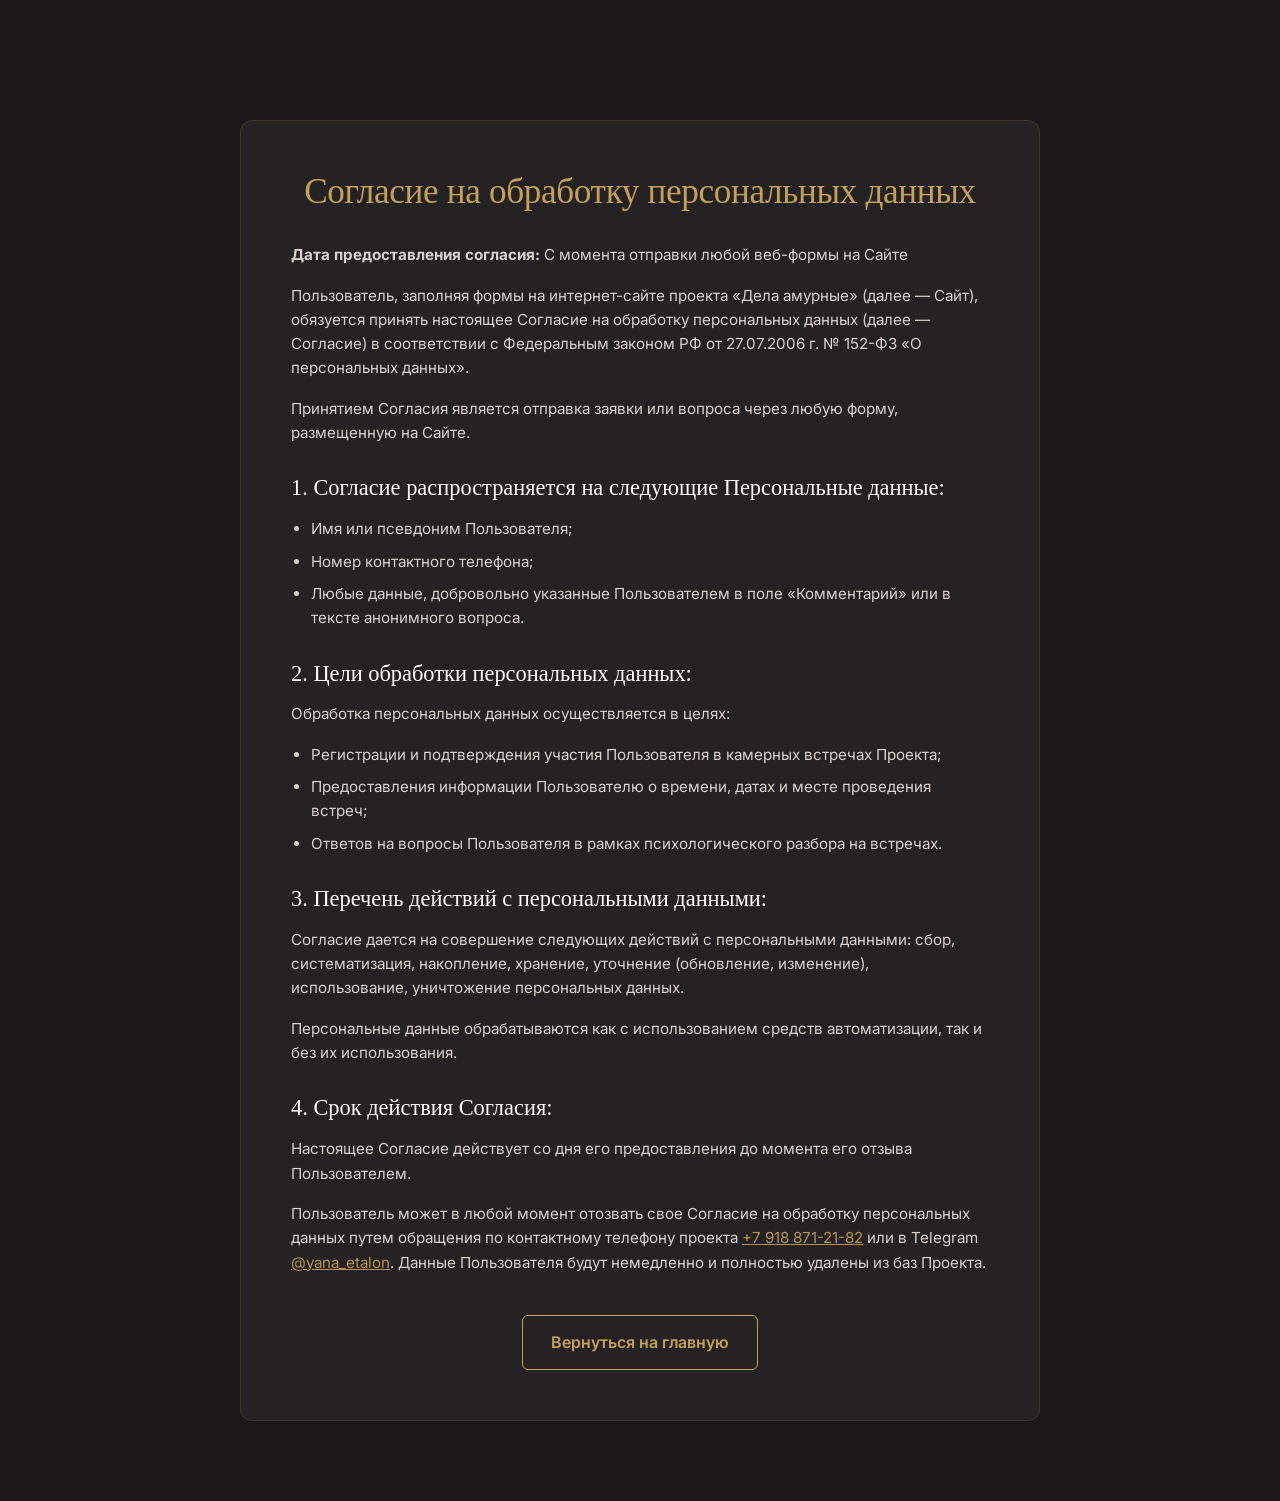
<file: consent.html>
<!DOCTYPE html>
<html lang="ru">
<head>
    <meta charset="UTF-8">
    <meta name="viewport" content="width=device-width, initial-scale=1.0">
    <title>Согласие на обработку персональных данных | Проект «Дела амурные»</title>
    <link rel="preconnect" href="https://fonts.googleapis.com">
    <link rel="preconnect" href="https://fonts.gstatic.com" crossorigin>
    <link href="https://fonts.googleapis.com/css2?family=Inter:wght@400;500;600;700&family=Playfair+Display:ital,wght@0,500;0,600;0,700;1,400&display=swap" rel="stylesheet">
    <link rel="stylesheet" href="styles.css">
</head>
<body class="legal-page-body">

    <div class="container">
        <div class="legal-content-card">
            <h1>Согласие на обработку персональных данных</h1>
            
            <p><strong>Дата предоставления согласия:</strong> С момента отправки любой веб-формы на Сайте</p>
            
            <p>Пользователь, заполняя формы на интернет-сайте проекта «Дела амурные» (далее — Сайт), обязуется принять настоящее Согласие на обработку персональных данных (далее — Согласие) в соответствии с Федеральным законом РФ от 27.07.2006 г. № 152-ФЗ «О персональных данных».</p>
            
            <p>Принятием Согласия является отправка заявки или вопроса через любую форму, размещенную на Сайте.</p>
            
            <h2>1. Согласие распространяется на следующие Персональные данные:</h2>
            <ul>
                <li>Имя или псевдоним Пользователя;</li>
                <li>Номер контактного телефона;</li>
                <li>Любые данные, добровольно указанные Пользователем в поле «Комментарий» или в тексте анонимного вопроса.</li>
            </ul>

            <h2>2. Цели обработки персональных данных:</h2>
            <p>Обработка персональных данных осуществляется в целях:</p>
            <ul>
                <li>Регистрации и подтверждения участия Пользователя в камерных встречах Проекта;</li>
                <li>Предоставления информации Пользователю о времени, датах и месте проведения встреч;</li>
                <li>Ответов на вопросы Пользователя в рамках психологического разбора на встречах.</li>
            </ul>

            <h2>3. Перечень действий с персональными данными:</h2>
            <p>Согласие дается на совершение следующих действий с персональными данными: сбор, систематизация, накопление, хранение, уточнение (обновление, изменение), использование, уничтожение персональных данных.</p>
            <p>Персональные данные обрабатываются как с использованием средств автоматизации, так и без их использования.</p>

            <h2>4. Срок действия Согласия:</h2>
            <p>Настоящее Согласие действует со дня его предоставления до момента его отзыва Пользователем.</p>
            <p>Пользователь может в любой момент отозвать свое Согласие на обработку персональных данных путем обращения по контактному телефону проекта <a href="tel:+79188712182" style="color: var(--color-gold);">+7 918 871-21-82</a> или в Telegram <a href="https://t.me/yana_etalon" target="_blank" style="color: var(--color-gold);">@yana_etalon</a>. Данные Пользователя будут немедленно и полностью удалены из баз Проекта.</p>

            <div style="text-align: center; margin-top: 40px;">
                <a href="index.html" class="btn btn-outline">Вернуться на главную</a>
            </div>
        </div>
    </div>

</body>
</html>
</file>
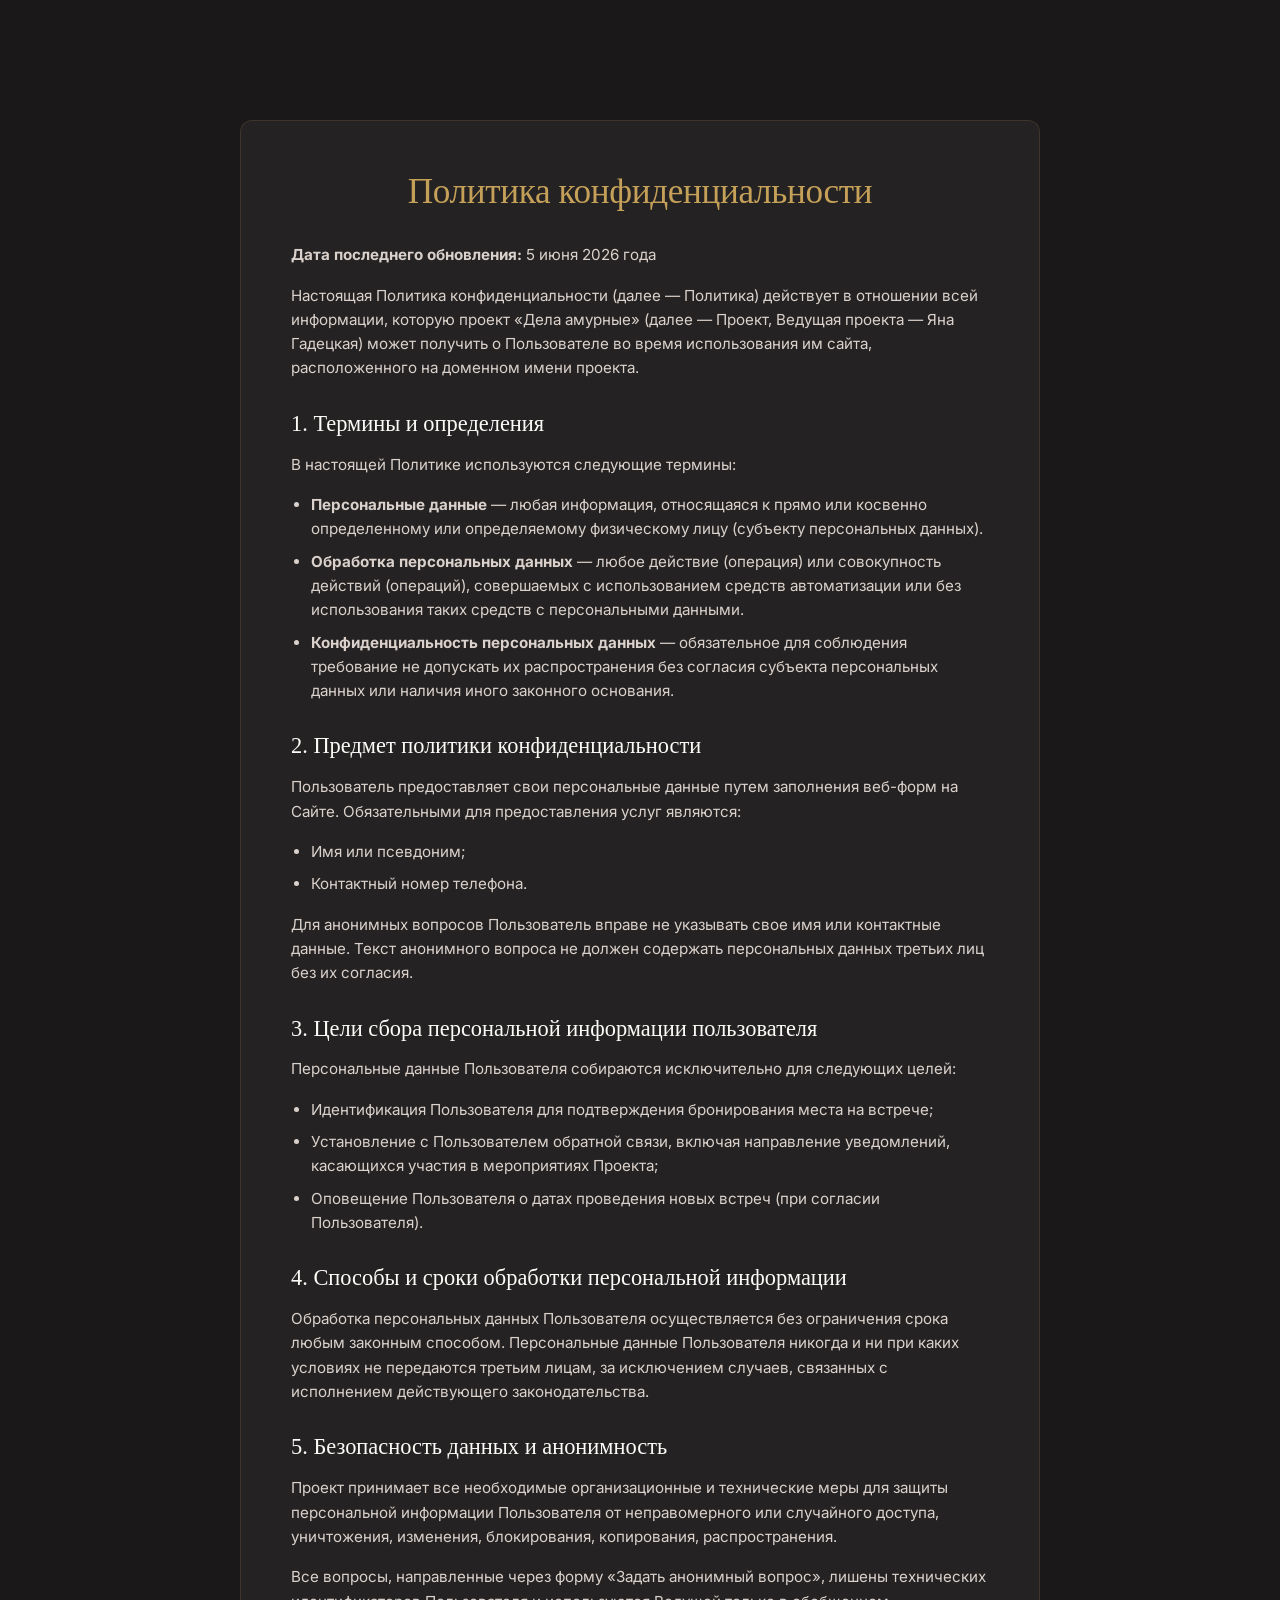
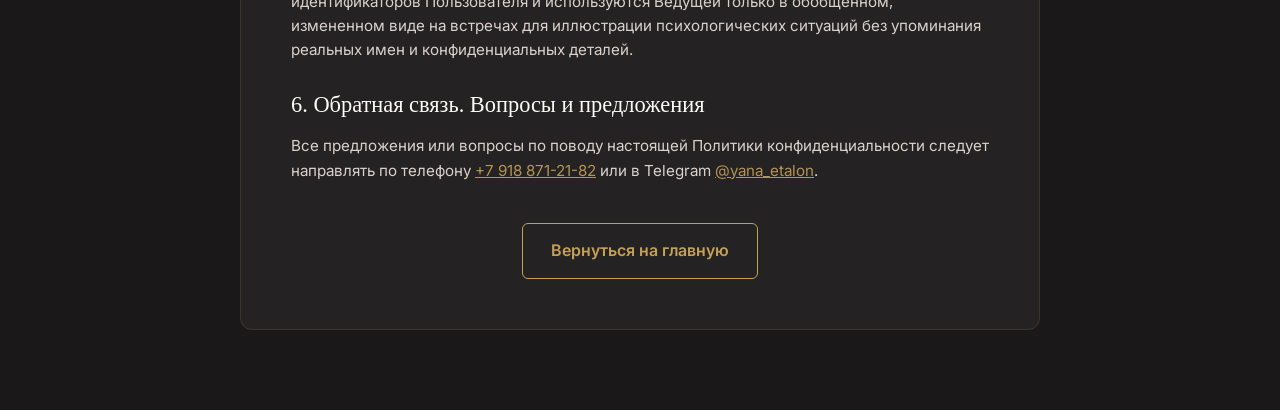
<file: privacy.html>
<!DOCTYPE html>
<html lang="ru">
<head>
    <meta charset="UTF-8">
    <meta name="viewport" content="width=device-width, initial-scale=1.0">
    <title>Политика конфиденциальности | Проект «Дела амурные»</title>
    <link rel="preconnect" href="https://fonts.googleapis.com">
    <link rel="preconnect" href="https://fonts.gstatic.com" crossorigin>
    <link href="https://fonts.googleapis.com/css2?family=Inter:wght@400;500;600;700&family=Playfair+Display:ital,wght@0,500;0,600;0,700;1,400&display=swap" rel="stylesheet">
    <link rel="stylesheet" href="styles.css">
</head>
<body class="legal-page-body">

    <div class="container">
        <div class="legal-content-card">
            <h1>Политика конфиденциальности</h1>
            
            <p><strong>Дата последнего обновления:</strong> 5 июня 2026 года</p>
            
            <p>Настоящая Политика конфиденциальности (далее — Политика) действует в отношении всей информации, которую проект «Дела амурные» (далее — Проект, Ведущая проекта — Яна Гадецкая) может получить о Пользователе во время использования им сайта, расположенного на доменном имени проекта.</p>
            
            <h2>1. Термины и определения</h2>
            <p>В настоящей Политике используются следующие термины:</p>
            <ul>
                <li><strong>Персональные данные</strong> — любая информация, относящаяся к прямо или косвенно определенному или определяемому физическому лицу (субъекту персональных данных).</li>
                <li><strong>Обработка персональных данных</strong> — любое действие (операция) или совокупность действий (операций), совершаемых с использованием средств автоматизации или без использования таких средств с персональными данными.</li>
                <li><strong>Конфиденциальность персональных данных</strong> — обязательное для соблюдения требование не допускать их распространения без согласия субъекта персональных данных или наличия иного законного основания.</li>
            </ul>

            <h2>2. Предмет политики конфиденциальности</h2>
            <p>Пользователь предоставляет свои персональные данные путем заполнения веб-форм на Сайте. Обязательными для предоставления услуг являются:</p>
            <ul>
                <li>Имя или псевдоним;</li>
                <li>Контактный номер телефона.</li>
            </ul>
            <p>Для анонимных вопросов Пользователь вправе не указывать свое имя или контактные данные. Текст анонимного вопроса не должен содержать персональных данных третьих лиц без их согласия.</p>

            <h2>3. Цели сбора персональной информации пользователя</h2>
            <p>Персональные данные Пользователя собираются исключительно для следующих целей:</p>
            <ul>
                <li>Идентификация Пользователя для подтверждения бронирования места на встрече;</li>
                <li>Установление с Пользователем обратной связи, включая направление уведомлений, касающихся участия в мероприятиях Проекта;</li>
                <li>Оповещение Пользователя о датах проведения новых встреч (при согласии Пользователя).</li>
            </ul>

            <h2>4. Способы и сроки обработки персональной информации</h2>
            <p>Обработка персональных данных Пользователя осуществляется без ограничения срока любым законным способом. Персональные данные Пользователя никогда и ни при каких условиях не передаются третьим лицам, за исключением случаев, связанных с исполнением действующего законодательства.</p>

            <h2>5. Безопасность данных и анонимность</h2>
            <p>Проект принимает все необходимые организационные и технические меры для защиты персональной информации Пользователя от неправомерного или случайного доступа, уничтожения, изменения, блокирования, копирования, распространения.</p>
            <p>Все вопросы, направленные через форму «Задать анонимный вопрос», лишены технических идентификаторов Пользователя и используются Ведущей только в обобщенном, измененном виде на встречах для иллюстрации психологических ситуаций без упоминания реальных имен и конфиденциальных деталей.</p>

            <h2>6. Обратная связь. Вопросы и предложения</h2>
            <p>Все предложения или вопросы по поводу настоящей Политики конфиденциальности следует направлять по телефону <a href="tel:+79188712182" style="color: var(--color-gold);">+7 918 871-21-82</a> или в Telegram <a href="https://t.me/yana_etalon" target="_blank" style="color: var(--color-gold);">@yana_etalon</a>.</p>
            
            <div style="text-align: center; margin-top: 40px;">
                <a href="index.html" class="btn btn-outline">Вернуться на главную</a>
            </div>
        </div>
    </div>

</body>
</html>
</file>
<file: styles.css>
/* ==========================================================================
   Стили для лендинга проекта «Дела амурные»
   Палитра: глубокий винный, сливовый, теплый графит, золото, кремовый, терракотовый акцент
   Атмосфера: вечер, камерность, мягкий свет, сцена, театр, доверие
   ========================================================================== */

:root {
    /* Цветовая палитра из ТЗ */
    --color-wine: #4A0D15;         /* Глубокий винный */
    --color-wine-dark: #33080E;    /* Еще темнее для градиентов */
    --color-wine-light: #6B1B24;   /* Светлее для ховеров */
    --color-plum: #2E0A24;         /* Сливовый */
    --color-graphite: #1A1818;     /* Тёплый графит (основной фон) */
    --color-graphite-light: #242222;/* Светлый графит для карточек */
    --color-chocolate: #3D2621;    /* Шоколадный */
    --color-cream: #FDFBF7;        /* Кремовый (основной текст) */
    --color-beige: #EFE5DF;        /* Тёплый беж (второстепенный текст/фоны) */
    --color-gold: #C5A059;         /* Приглушённое золото */
    --color-gold-hover: #DDB774;   /* Золото при наведении */
    --color-terracotta: #C85A32;   /* Терракот (акцент для важных кнопок/элементов) */
    --color-terracotta-hover: #E06C45;

    /* Шрифты и настройки */
    --font-main: 'Inter', system-ui, -apple-system, sans-serif;
    --font-serif: 'Georgia', serif; /* Для заголовков, чтобы добавить камерности/театральности */
    --radius-sm: 6px;
    --radius-md: 12px;
    --radius-lg: 24px;
    --transition: all 0.3s cubic-bezier(0.4, 0, 0.2, 1);
    --shadow-soft: 0 4px 20px rgba(0, 0, 0, 0.3);
    --shadow-gold: 0 4px 15px rgba(197, 160, 89, 0.15);
}

/* Сброс базовых стилей */
* {
    margin: 0;
    padding: 0;
    box-sizing: border-box;
    scroll-behavior: smooth;
}

body {
    font-family: var(--font-main);
    background-color: var(--color-graphite);
    color: var(--color-beige);
    line-height: 1.6;
    font-size: 16px;
    overflow-x: hidden;
}

/* Общие стили для секций */
section {
    padding: 100px 0;
    position: relative;
}

/* Контейнер */
.container {
    max-width: 1200px;
    margin: 0 auto;
    padding: 0 24px;
}

/* Стили заголовков */
h1, h2, h3, h4 {
    font-family: var(--font-serif);
    color: var(--color-cream);
    line-height: 1.2;
    font-weight: normal;
}

h1 {
    font-size: 3.5rem;
    letter-spacing: -0.01em;
}

@media (max-width: 768px) {
    h1 {
        font-size: 2.4rem;
    }
}

h2 {
    font-size: 2.5rem;
    text-align: center;
    margin-bottom: 50px;
    position: relative;
}

h2 span {
    color: var(--color-gold);
}

h2::after {
    content: '';
    display: block;
    width: 60px;
    height: 2px;
    background-color: var(--color-gold);
    margin: 15px auto 0 auto;
}

@media (max-width: 768px) {
    h2 {
        font-size: 1.8rem;
    }
}

h3 {
    font-size: 1.5rem;
    margin-bottom: 15px;
}

/* Кнопки */
.btn {
    display: inline-flex;
    align-items: center;
    justify-content: center;
    padding: 14px 28px;
    font-family: var(--font-main);
    font-size: 1rem;
    font-weight: 600;
    text-decoration: none;
    border-radius: var(--radius-sm);
    cursor: pointer;
    transition: var(--transition);
    border: none;
    text-align: center;
}

.btn-gold {
    background-color: var(--color-gold);
    color: var(--color-graphite);
}

.btn-gold:hover {
    background-color: var(--color-gold-hover);
    transform: translateY(-2px);
    box-shadow: 0 6px 20px rgba(197, 160, 89, 0.3);
}

.btn-terracotta {
    background-color: var(--color-terracotta);
    color: var(--color-cream);
}

.btn-terracotta:hover {
    background-color: var(--color-terracotta-hover);
    transform: translateY(-2px);
    box-shadow: 0 6px 20px rgba(200, 90, 50, 0.3);
}

.btn-outline {
    background-color: transparent;
    color: var(--color-gold);
    border: 1px solid var(--color-gold);
}

.btn-outline:hover {
    background-color: rgba(197, 160, 89, 0.1);
    color: var(--color-cream);
    border-color: var(--color-cream);
}

/* Шапка сайта */
.header {
    background-color: rgba(26, 24, 24, 0.95);
    border-bottom: 1px solid rgba(197, 160, 89, 0.15);
    position: fixed;
    top: 0;
    left: 0;
    width: 100%;
    z-index: 1000;
    backdrop-filter: blur(10px);
    transition: var(--transition);
}

.header-container {
    display: flex;
    justify-content: space-between;
    align-items: center;
    height: 80px;
}

.logo {
    display: flex;
    flex-direction: column;
    text-decoration: none;
}

.logo-title {
    font-family: var(--font-serif);
    font-size: 1.5rem;
    color: var(--color-gold);
    letter-spacing: 0.1em;
    text-transform: uppercase;
    text-decoration: none;
    line-height: 1;
}

.logo-subtitle {
    font-size: 0.7rem;
    color: var(--color-beige);
    opacity: 0.8;
    margin-top: 4px;
    letter-spacing: 0.05em;
    text-transform: uppercase;
}

/* Навигация */
.nav {
    display: flex;
    gap: 24px;
}

.nav-link {
    color: var(--color-beige);
    text-decoration: none;
    font-size: 0.9rem;
    font-weight: 500;
    transition: var(--transition);
    position: relative;
    padding: 6px 0;
}

.nav-link::after {
    content: '';
    position: absolute;
    bottom: 0;
    left: 0;
    width: 0;
    height: 1px;
    background-color: var(--color-gold);
    transition: var(--transition);
}

.nav-link:hover {
    color: var(--color-gold);
}

.nav-link:hover::after {
    width: 100%;
}

.header-actions {
    display: flex;
    align-items: center;
    gap: 16px;
}

.header-phone {
    font-size: 0.95rem;
    font-weight: 600;
    color: var(--color-cream);
    text-decoration: none;
    transition: var(--transition);
}

.header-phone:hover {
    color: var(--color-gold);
}

/* Мобильное меню */
.burger-menu {
    display: none;
    flex-direction: column;
    justify-content: space-between;
    width: 24px;
    height: 18px;
    background: transparent;
    border: none;
    cursor: pointer;
    z-index: 1100;
}

.burger-menu span {
    width: 100%;
    height: 2px;
    background-color: var(--color-gold);
    transition: var(--transition);
}

@media (max-width: 1024px) {
    .nav {
        display: none;
    }
    
    .burger-menu {
        display: flex;
    }

    .header-actions .btn {
        display: none;
    }
}

/* Мобильное меню во весь экран */
.mobile-nav {
    position: fixed;
    top: 0;
    right: -100%;
    width: 100%;
    height: 100vh;
    background-color: var(--color-plum);
    background-image: radial-gradient(circle at top left, var(--color-wine) 0%, var(--color-plum) 100%);
    z-index: 1050;
    display: flex;
    flex-direction: column;
    justify-content: center;
    align-items: center;
    gap: 30px;
    transition: var(--transition);
}

.mobile-nav.active {
    right: 0;
}

.mobile-nav-link {
    font-family: var(--font-serif);
    font-size: 1.8rem;
    color: var(--color-cream);
    text-decoration: none;
    transition: var(--transition);
}

.mobile-nav-link:hover {
    color: var(--color-gold);
}

/* Первый экран (Hero) */
.hero {
    min-height: 100vh;
    padding-top: 140px;
    padding-bottom: 80px;
    display: flex;
    align-items: center;
    background-image: linear-gradient(180deg, rgba(46, 10, 36, 0.4) 0%, rgba(26, 24, 24, 1) 100%), url('data:image/svg+xml;utf8,<svg xmlns="http://www.w3.org/2000/svg" width="100" height="100" viewBox="0 0 100 100"><rect fill="%231a1818" width="100" height="100"/><circle fill="%23c5a059" cx="50" cy="50" r="0.5" opacity="0.1"/></svg>');
    position: relative;
}

/* Театральный свет на заднем фоне */
.hero::before {
    content: '';
    position: absolute;
    top: 0;
    left: 50%;
    transform: translateX(-50%);
    width: 80%;
    height: 60%;
    background: radial-gradient(ellipse at top, rgba(74, 13, 21, 0.4) 0%, rgba(26, 24, 24, 0) 70%);
    pointer-events: none;
    z-index: 1;
}

.hero-grid {
    display: grid;
    grid-template-columns: 1.2fr 0.8fr;
    gap: 40px;
    align-items: center;
    position: relative;
    z-index: 2;
}

@media (max-width: 992px) {
    .hero-grid {
        grid-template-columns: 1fr;
        text-align: center;
    }
}

.hero-badge {
    display: inline-block;
    background-color: rgba(197, 160, 89, 0.12);
    border: 1px solid var(--color-gold);
    color: var(--color-gold);
    padding: 6px 16px;
    border-radius: 50px;
    font-size: 0.85rem;
    font-weight: 600;
    letter-spacing: 0.05em;
    text-transform: uppercase;
    margin-bottom: 24px;
}

.hero-title {
    margin-bottom: 20px;
    font-weight: normal;
}

.hero-subtitle {
    font-size: 1.35rem;
    color: var(--color-beige);
    line-height: 1.4;
    margin-bottom: 30px;
    font-style: italic;
    opacity: 0.9;
}

@media (max-width: 768px) {
    .hero-subtitle {
        font-size: 1.15rem;
    }
}

.hero-descr {
    font-size: 1.05rem;
    color: rgba(239, 229, 223, 0.8);
    margin-bottom: 40px;
    max-width: 620px;
}

@media (max-width: 992px) {
    .hero-descr {
        margin-left: auto;
        margin-right: auto;
    }
}

.hero-actions {
    display: flex;
    flex-wrap: wrap;
    gap: 16px;
    margin-bottom: 48px;
}

@media (max-width: 992px) {
    .hero-actions {
        justify-content: center;
    }
}

.hero-format-sidebar {
    display: flex;
    flex-direction: column;
    gap: 24px;
    width: 100%;
}

@media (max-width: 992px) {
    .hero-format-sidebar {
        max-width: 500px;
        margin: 0 auto;
    }
}

.hero-header-image {
    width: 100%;
    border-radius: var(--radius-md);
    overflow: hidden;
    border: 1px solid rgba(197, 160, 89, 0.2);
    box-shadow: var(--shadow-soft), var(--shadow-gold);
    transition: var(--transition);
}

.hero-header-image:hover {
    border-color: var(--color-gold);
    transform: translateY(-4px);
    box-shadow: 0 10px 30px rgba(197, 160, 89, 0.25);
}

.hero-img {
    width: 100%;
    height: auto;
    display: block;
    object-fit: cover;
}

/* Формат на первом экране */
.hero-format-card {
    background-color: var(--color-graphite-light);
    border: 1px solid rgba(197, 160, 89, 0.15);
    border-radius: var(--radius-md);
    padding: 30px;
    box-shadow: var(--shadow-soft);
    position: relative;
    overflow: hidden;
}

.hero-format-card::before {
    content: '';
    position: absolute;
    top: 0;
    left: 0;
    width: 4px;
    height: 100%;
    background-color: var(--color-gold);
}

.hero-format-card h3 {
    color: var(--color-gold);
    font-size: 1.25rem;
    margin-bottom: 20px;
    letter-spacing: 0.05em;
    text-transform: uppercase;
    font-family: var(--font-main);
    font-weight: 600;
}

.format-list {
    list-style: none;
}

.format-item {
    display: flex;
    align-items: flex-start;
    gap: 12px;
    margin-bottom: 14px;
    font-size: 0.95rem;
}

.format-item:last-child {
    margin-bottom: 0;
}

.format-item-icon {
    color: var(--color-gold);
    flex-shrink: 0;
    margin-top: 2px;
}

.format-item-text strong {
    color: var(--color-cream);
}

/* Социальное доказательство (Social Proof) */
.social-proof {
    display: flex;
    align-items: center;
    gap: 16px;
    margin-top: 30px;
}

@media (max-width: 992px) {
    .social-proof {
        justify-content: center;
    }
}

.social-proof-avatars {
    display: flex;
}

.sp-avatar {
    width: 40px;
    height: 40px;
    border-radius: 50%;
    border: 2px solid var(--color-graphite);
    margin-right: -12px;
    background-color: var(--color-chocolate);
    background-size: cover;
    background-position: center;
}

.social-proof-text {
    font-size: 0.85rem;
    color: rgba(239, 229, 223, 0.7);
    line-height: 1.3;
}

.social-proof-text strong {
    color: var(--color-gold);
}

/* Секция: Жесткий диск (Вводный блок с болями) */
.disk-section {
    background-color: rgba(46, 10, 36, 0.3);
    border-top: 1px solid rgba(197, 160, 89, 0.1);
    border-bottom: 1px solid rgba(197, 160, 89, 0.1);
}

.disk-grid {
    display: grid;
    grid-template-columns: 1fr 1fr;
    gap: 50px;
    align-items: center;
}

@media (max-width: 992px) {
    .disk-grid {
        grid-template-columns: 1fr;
    }
}

.disk-content h2 {
    text-align: left;
}

.disk-content h2::after {
    margin: 15px 0 0 0;
}

.disk-text p {
    margin-bottom: 20px;
    font-size: 1.05rem;
    color: rgba(239, 229, 223, 0.9);
}

.disk-quotes {
    display: grid;
    gap: 20px;
}

.disk-quote {
    background-color: rgba(74, 13, 21, 0.2);
    border: 1px solid rgba(197, 160, 89, 0.1);
    border-radius: var(--radius-md);
    padding: 24px;
    position: relative;
}

.disk-quote::before {
    content: '“';
    position: absolute;
    top: 10px;
    left: 20px;
    font-family: var(--font-serif);
    font-size: 4rem;
    color: var(--color-gold);
    line-height: 1;
    opacity: 0.15;
}

.disk-quote-text {
    font-style: italic;
    font-size: 1rem;
    color: var(--color-cream);
    margin-bottom: 8px;
    position: relative;
    z-index: 2;
}

.disk-quote-tag {
    font-size: 0.8rem;
    color: var(--color-gold);
    text-transform: uppercase;
    letter-spacing: 0.05em;
    font-weight: 600;
}

/* Блок: Как проходит встреча */
.how-it-works {
    background-color: var(--color-graphite);
}

.how-grid {
    display: grid;
    grid-template-columns: 1fr 1.2fr;
    gap: 50px;
    align-items: start;
}

@media (max-width: 992px) {
    .how-grid {
        grid-template-columns: 1fr;
    }
}

.how-descr-card {
    background-color: var(--color-graphite-light);
    border: 1px solid rgba(197, 160, 89, 0.1);
    border-radius: var(--radius-md);
    padding: 40px;
    box-shadow: var(--shadow-soft);
}

.how-descr-card p {
    font-size: 1.1rem;
    margin-bottom: 24px;
    color: var(--color-cream);
}

.how-descr-quote {
    font-style: italic;
    border-left: 2px solid var(--color-gold);
    padding-left: 20px;
    color: var(--color-beige);
    font-size: 0.95rem;
}

.how-timeline {
    position: relative;
    padding-left: 30px;
    margin-top: 10px;
}

.how-timeline::before {
    content: '';
    position: absolute;
    top: 10px;
    left: 8px;
    width: 2px;
    height: calc(100% - 20px);
    background-color: rgba(197, 160, 89, 0.2);
}

.timeline-step {
    position: relative;
    margin-bottom: 40px;
}

.timeline-step:last-child {
    margin-bottom: 0;
}

.timeline-step::before {
    content: '';
    position: absolute;
    top: 6px;
    left: -30px;
    width: 18px;
    height: 18px;
    border-radius: 50%;
    background-color: var(--color-graphite);
    border: 3px solid var(--color-gold);
    z-index: 2;
}

.timeline-time {
    font-size: 0.85rem;
    font-weight: 700;
    color: var(--color-gold);
    text-transform: uppercase;
    letter-spacing: 0.05em;
    margin-bottom: 6px;
}

.timeline-title {
    font-family: var(--font-main);
    font-weight: 600;
    font-size: 1.15rem;
    color: var(--color-cream);
    margin-bottom: 8px;
}

.timeline-text {
    font-size: 0.95rem;
    color: rgba(239, 229, 223, 0.85);
}

/* Секция: Какие папки будем открывать (Аккордеоны) */
.folders-section {
    background-image: linear-gradient(180deg, var(--color-graphite) 0%, var(--color-plum) 100%);
}

.folders-descr {
    text-align: center;
    max-width: 800px;
    margin: -30px auto 50px auto;
    font-size: 1.1rem;
    color: var(--color-beige);
}

.accordion-container {
    max-width: 900px;
    margin: 0 auto;
    display: grid;
    gap: 16px;
}

.folder-accordion {
    background-color: rgba(26, 24, 24, 0.7);
    border: 1px solid rgba(197, 160, 89, 0.15);
    border-radius: var(--radius-md);
    overflow: hidden;
    transition: var(--transition);
}

.folder-accordion:hover {
    border-color: rgba(197, 160, 89, 0.4);
    box-shadow: var(--shadow-gold);
}

.folder-accordion.active {
    background-color: rgba(74, 13, 21, 0.25);
    border-color: var(--color-gold);
}

.accordion-header {
    padding: 24px 30px;
    cursor: pointer;
    display: flex;
    justify-content: space-between;
    align-items: center;
    gap: 20px;
    user-select: none;
}

.accordion-header-left {
    display: flex;
    flex-direction: column;
    gap: 4px;
}

.accordion-title {
    font-family: var(--font-serif);
    font-size: 1.35rem;
    color: var(--color-cream);
    transition: var(--transition);
}

.folder-accordion.active .accordion-title {
    color: var(--color-gold);
}

.accordion-subtitle {
    font-size: 0.85rem;
    color: rgba(239, 229, 223, 0.6);
    font-style: italic;
}

.accordion-icon {
    width: 32px;
    height: 32px;
    border-radius: 50%;
    border: 1px solid rgba(197, 160, 89, 0.3);
    display: flex;
    align-items: center;
    justify-content: center;
    color: var(--color-gold);
    transition: var(--transition);
    flex-shrink: 0;
}

.folder-accordion.active .accordion-icon {
    transform: rotate(180deg);
    background-color: var(--color-gold);
    color: var(--color-graphite);
    border-color: var(--color-gold);
}

.accordion-content {
    max-height: 0;
    overflow: hidden;
    transition: var(--transition);
}

.folder-accordion.active .accordion-content {
    max-height: 1000px; /* Достаточно большое значение */
}

.accordion-content-inner {
    padding: 0 30px 30px 30px;
    border-top: 1px solid rgba(197, 160, 89, 0.1);
    margin-top: 0;
    padding-top: 24px;
}

.accordion-content-text {
    font-size: 1rem;
    color: rgba(239, 229, 223, 0.9);
    margin-bottom: 24px;
}

.accordion-content-subtitle {
    font-size: 0.85rem;
    font-weight: 700;
    text-transform: uppercase;
    letter-spacing: 0.05em;
    color: var(--color-gold);
    margin-bottom: 12px;
}

.subtopics-list {
    list-style: none;
    display: grid;
    grid-template-columns: 1fr 1fr;
    gap: 12px 30px;
}

@media (max-width: 768px) {
    .subtopics-list {
        grid-template-columns: 1fr;
    }
}

.subtopic-item {
    position: relative;
    padding-left: 20px;
    font-size: 0.95rem;
    color: var(--color-beige);
}

.subtopic-item::before {
    content: '•';
    position: absolute;
    left: 0;
    color: var(--color-gold);
    font-size: 1.2rem;
    line-height: 1;
}

/* Секция: Можно задать вопрос (Вопросы и форма) */
.questions-section {
    background-color: var(--color-graphite);
}

.questions-grid {
    display: grid;
    grid-template-columns: 1.1fr 0.9fr;
    gap: 50px;
    align-items: start;
}

@media (max-width: 992px) {
    .questions-grid {
        grid-template-columns: 1fr;
    }
}

.questions-intro h2 {
    text-align: left;
}

.questions-intro h2::after {
    margin: 15px 0 0 0;
}

.questions-intro-text {
    font-size: 1.05rem;
    margin-bottom: 30px;
    color: var(--color-beige);
}

.questions-list {
    display: grid;
    gap: 14px;
}

.question-bubble {
    background-color: var(--color-graphite-light);
    border: 1px solid rgba(197, 160, 89, 0.1);
    border-radius: var(--radius-md);
    padding: 18px 24px;
    font-size: 0.95rem;
    font-style: italic;
    color: var(--color-cream);
    position: relative;
    border-left: 3px solid var(--color-terracotta);
}

/* Секция: Ближайшая встреча */
.next-meeting {
    background-color: rgba(74, 13, 21, 0.15);
    border-top: 1px solid rgba(197, 160, 89, 0.1);
    border-bottom: 1px solid rgba(197, 160, 89, 0.1);
}

.meeting-card {
    background-color: var(--color-graphite-light);
    border: 1px solid var(--color-gold);
    border-radius: var(--radius-lg);
    overflow: hidden;
    box-shadow: 0 10px 40px rgba(0, 0, 0, 0.5);
    max-width: 1000px;
    margin: 0 auto;
}

.meeting-card-grid {
    display: grid;
    grid-template-columns: 1.2fr 0.8fr;
}

@media (max-width: 992px) {
    .meeting-card-grid {
        grid-template-columns: 1fr;
    }
}

.meeting-info {
    padding: 50px;
}

@media (max-width: 768px) {
    .meeting-info {
        padding: 30px;
    }
}

.meeting-badge {
    display: inline-block;
    background-color: var(--color-terracotta);
    color: var(--color-cream);
    padding: 4px 12px;
    font-size: 0.8rem;
    font-weight: 700;
    text-transform: uppercase;
    letter-spacing: 0.05em;
    border-radius: 4px;
    margin-bottom: 20px;
}

.meeting-title {
    font-family: var(--font-serif);
    font-size: 2rem;
    color: var(--color-cream);
    margin-bottom: 20px;
    line-height: 1.2;
}

.meeting-descr {
    color: var(--color-beige);
    margin-bottom: 24px;
    font-size: 1rem;
}

.meeting-descr p {
    margin-bottom: 12px;
}

.meeting-descr p:last-child {
    margin-bottom: 0;
}

.meeting-details-box {
    background-color: rgba(74, 13, 21, 0.3);
    border-left: 1px solid rgba(197, 160, 89, 0.15);
    padding: 50px;
    display: flex;
    flex-direction: column;
    justify-content: space-between;
    gap: 30px;
}

@media (max-width: 992px) {
    .meeting-details-box {
        border-left: none;
        border-top: 1px solid rgba(197, 160, 89, 0.15);
        padding: 35px 50px;
    }
}

@media (max-width: 768px) {
    .meeting-details-box {
        padding: 30px;
    }
}

.meeting-details-list {
    list-style: none;
}

.meeting-detail-item {
    display: flex;
    align-items: center;
    gap: 14px;
    margin-bottom: 16px;
    font-size: 0.95rem;
}

.meeting-detail-item:last-child {
    margin-bottom: 0;
}

.meeting-detail-icon {
    color: var(--color-gold);
    width: 20px;
    text-align: center;
    font-size: 1.1rem;
}

.meeting-detail-val {
    color: var(--color-cream);
    font-weight: 600;
}

.meeting-price {
    font-family: var(--font-serif);
    font-size: 1.8rem;
    color: var(--color-gold);
}

/* Секция: Стоимость */
.price-section {
    background-color: var(--color-graphite);
}

.price-grid {
    display: grid;
    grid-template-columns: repeat(3, 1fr);
    gap: 30px;
    align-items: stretch;
    max-width: 1100px;
    margin: 0 auto;
}

@media (max-width: 992px) {
    .price-grid {
        grid-template-columns: 1fr;
        max-width: 500px;
    }
}

.price-card {
    background-color: var(--color-graphite-light);
    border: 1px solid rgba(197, 160, 89, 0.15);
    border-radius: var(--radius-md);
    padding: 40px 30px;
    display: flex;
    flex-direction: column;
    text-align: center;
    transition: var(--transition);
    position: relative;
}

.price-card:hover {
    border-color: var(--color-gold);
    transform: translateY(-5px);
    box-shadow: 0 10px 30px rgba(0, 0, 0, 0.4);
}

.price-card.featured {
    border-color: var(--color-gold);
    background-color: rgba(74, 13, 21, 0.15);
    box-shadow: var(--shadow-gold);
}

.price-card.featured::before {
    content: 'Популярно';
    position: absolute;
    top: -12px;
    left: 50%;
    transform: translateX(-50%);
    background-color: var(--color-gold);
    color: var(--color-graphite);
    padding: 3px 12px;
    border-radius: 50px;
    font-size: 0.75rem;
    font-weight: 700;
    text-transform: uppercase;
    letter-spacing: 0.05em;
}

.price-card-title {
    font-family: var(--font-main);
    font-weight: 600;
    font-size: 1.25rem;
    color: var(--color-cream);
    margin-bottom: 10px;
}

.price-card-val {
    font-family: var(--font-serif);
    font-size: 2.5rem;
    color: var(--color-gold);
    margin-bottom: 20px;
}

.price-card-descr {
    font-size: 0.95rem;
    color: var(--color-beige);
    opacity: 0.9;
    margin-bottom: 30px;
    flex-grow: 1;
}

/* Секция: Почему Яна */
.about-author {
    background-image: linear-gradient(180deg, var(--color-plum) 0%, var(--color-graphite) 100%);
    border-top: 1px solid rgba(197, 160, 89, 0.1);
}

.author-grid {
    display: grid;
    grid-template-columns: 0.9fr 1.1fr;
    gap: 50px;
    align-items: center;
}

@media (max-width: 992px) {
    .author-grid {
        grid-template-columns: 1fr;
    }
}

.author-image-wrapper {
    position: relative;
    border-radius: var(--radius-lg);
    overflow: hidden;
    box-shadow: 0 10px 40px rgba(0,0,0,0.5);
    background-color: var(--color-chocolate);
    display: flex;
    align-items: center;
    justify-content: center;
}

.author-image-wrapper img {
    width: 100%;
    height: auto;
    display: block;
}

/* Стилизованный портрет-силуэт Яны, так как нет реального фото, но сделано очень стильно и театрально */
.author-placeholder-visual {
    width: 100%;
    height: 100%;
    background: radial-gradient(circle at center, rgba(197, 160, 89, 0.2) 0%, rgba(46, 10, 36, 0.9) 100%);
    display: flex;
    flex-direction: column;
    align-items: center;
    justify-content: center;
    padding: 30px;
    text-align: center;
    position: relative;
}

.author-placeholder-icon {
    font-size: 4rem;
    color: var(--color-gold);
    margin-bottom: 15px;
}

.author-placeholder-tag {
    font-family: var(--font-serif);
    font-size: 1.4rem;
    color: var(--color-cream);
    letter-spacing: 0.05em;
}

.author-info h2 {
    text-align: left;
    font-size: 2.1rem;
    margin-bottom: 30px;
}

.author-info h2::after {
    margin: 15px 0 0 0;
}

.author-quote {
    font-style: italic;
    font-size: 1.1rem;
    color: var(--color-cream);
    margin-bottom: 24px;
    border-left: 2px solid var(--color-gold);
    padding-left: 20px;
}

.author-bio {
    margin-bottom: 30px;
    color: var(--color-beige);
    font-size: 0.95rem;
}

.author-bio p {
    margin-bottom: 16px;
}

.author-stats {
    list-style: none;
    display: grid;
    grid-template-columns: 1fr 1fr;
    gap: 16px;
}

@media (max-width: 576px) {
    .author-stats {
        grid-template-columns: 1fr;
    }
}

.author-stat-item {
    background-color: rgba(26, 24, 24, 0.5);
    border: 1px solid rgba(197, 160, 89, 0.1);
    border-radius: var(--radius-sm);
    padding: 16px;
}

.author-stat-val {
    font-family: var(--font-serif);
    font-size: 1.5rem;
    color: var(--color-gold);
    margin-bottom: 4px;
}

.author-stat-lbl {
    font-size: 0.85rem;
    color: var(--color-beige);
    opacity: 0.8;
}

/* Формы (Запись и Анонимный вопрос) */
.form-box {
    background-color: var(--color-graphite-light);
    border: 1px solid rgba(197, 160, 89, 0.15);
    border-radius: var(--radius-md);
    padding: 40px;
    box-shadow: var(--shadow-soft);
}

@media (max-width: 576px) {
    .form-box {
        padding: 24px;
    }
}

.form-title {
    font-family: var(--font-serif);
    font-size: 1.6rem;
    color: var(--color-cream);
    margin-bottom: 8px;
}

.form-subtitle {
    font-size: 0.9rem;
    color: var(--color-beige);
    opacity: 0.8;
    margin-bottom: 24px;
}

.form-group {
    margin-bottom: 20px;
}

.form-label {
    display: block;
    font-size: 0.85rem;
    font-weight: 600;
    color: var(--color-gold);
    text-transform: uppercase;
    letter-spacing: 0.05em;
    margin-bottom: 8px;
}

.form-input, .form-select, .form-textarea {
    width: 100%;
    background-color: rgba(26, 24, 24, 0.6);
    border: 1px solid rgba(197, 160, 89, 0.2);
    border-radius: var(--radius-sm);
    padding: 12px 16px;
    font-family: var(--font-main);
    color: var(--color-cream);
    font-size: 0.95rem;
    transition: var(--transition);
}

.form-input:focus, .form-select:focus, .form-textarea:focus {
    outline: none;
    border-color: var(--color-gold);
    box-shadow: 0 0 0 3px rgba(197, 160, 89, 0.1);
}

.form-textarea {
    resize: vertical;
    min-height: 100px;
}

.form-select option {
    background-color: var(--color-graphite-light);
    color: var(--color-cream);
}

.form-consent-lbl {
    font-size: 0.8rem;
    color: var(--color-beige);
    opacity: 0.8;
    display: flex;
    align-items: flex-start;
    gap: 10px;
    cursor: pointer;
    user-select: none;
}

.form-consent-lbl input {
    margin-top: 3px;
    accent-color: var(--color-gold);
}

.form-consent-lbl a {
    color: var(--color-gold);
    text-decoration: underline;
}

.form-consent-lbl a:hover {
    color: var(--color-gold-hover);
}

/* Модальные окна успеха / Оверлеи */
.success-message {
    text-align: center;
    padding: 20px 0;
    display: none;
}

.success-message.active {
    display: block;
}

.form-element-container.hidden {
    display: none;
}

.success-icon {
    font-size: 3rem;
    color: var(--color-gold);
    margin-bottom: 15px;
}

.success-title {
    font-family: var(--font-serif);
    font-size: 1.5rem;
    color: var(--color-cream);
    margin-bottom: 10px;
}

.success-text {
    font-size: 0.95rem;
    color: var(--color-beige);
    opacity: 0.9;
}

/* Секция: Запись (Форма записи на встречу) */
.booking-section {
    background-image: linear-gradient(180deg, var(--color-graphite) 0%, var(--color-plum) 100%);
}

.booking-grid {
    display: grid;
    grid-template-columns: 1fr 1fr;
    gap: 50px;
    align-items: center;
    max-width: 1000px;
    margin: 0 auto;
}

@media (max-width: 992px) {
    .booking-grid {
        grid-template-columns: 1fr;
    }
}

.booking-info h2 {
    text-align: left;
}

.booking-info h2::after {
    margin: 15px 0 0 0;
}

.booking-info-text {
    font-size: 1.05rem;
    color: var(--color-beige);
    margin-bottom: 30px;
}

.booking-contacts {
    display: grid;
    gap: 16px;
}

.booking-contact-item {
    display: flex;
    align-items: center;
    gap: 14px;
    font-size: 1rem;
}

.booking-contact-icon {
    color: var(--color-gold);
    font-size: 1.1rem;
    width: 24px;
}

.booking-contact-link {
    color: var(--color-cream);
    text-decoration: none;
    transition: var(--transition);
}

.booking-contact-link:hover {
    color: var(--color-gold);
}

/* Секция: Финальный блок (Второй шанс) */
.final-cta {
    background-image: linear-gradient(180deg, var(--color-plum) 0%, var(--color-wine-dark) 100%);
    text-align: center;
    border-top: 1px solid rgba(197, 160, 89, 0.15);
    border-bottom: 1px solid rgba(197, 160, 89, 0.15);
    position: relative;
    overflow: hidden;
}

.final-cta::before {
    content: '';
    position: absolute;
    bottom: 0;
    left: 50%;
    transform: translateX(-50%);
    width: 100%;
    height: 100%;
    background: radial-gradient(circle at bottom, rgba(197, 160, 89, 0.08) 0%, rgba(26, 24, 24, 0) 70%);
    pointer-events: none;
}

.final-cta-container {
    max-width: 800px;
    margin: 0 auto;
    position: relative;
    z-index: 2;
}

.final-cta h2 {
    font-size: 2.6rem;
    max-width: 700px;
    margin: 0 auto 30px auto;
}

@media (max-width: 768px) {
    .final-cta h2 {
        font-size: 1.8rem;
    }
}

.final-cta-text {
    font-size: 1.1rem;
    color: var(--color-beige);
    margin-bottom: 40px;
}

.final-cta-text p {
    margin-bottom: 16px;
}

.final-cta-text p:last-child {
    margin-bottom: 0;
}

.final-cta-actions {
    display: flex;
    justify-content: center;
    gap: 20px;
    flex-wrap: wrap;
}

/* Подвал сайта (Footer) */
.footer {
    background-color: var(--color-graphite);
    border-top: 1px solid rgba(197, 160, 89, 0.15);
    padding: 60px 0 30px 0;
    font-size: 0.9rem;
    color: rgba(239, 229, 223, 0.7);
}

.footer-grid {
    display: grid;
    grid-template-columns: 1.2fr 0.8fr 1fr;
    gap: 40px;
    margin-bottom: 40px;
}

@media (max-width: 992px) {
    .footer-grid {
        grid-template-columns: 1fr;
        text-align: center;
    }
}

.footer-col {
    display: flex;
    flex-direction: column;
    gap: 16px;
}

.footer-col-title {
    font-family: var(--font-main);
    font-size: 0.85rem;
    font-weight: 700;
    text-transform: uppercase;
    letter-spacing: 0.05em;
    color: var(--color-gold);
}

.footer-logo-desc {
    max-width: 300px;
    line-height: 1.5;
}

@media (max-width: 992px) {
    .footer-logo-desc {
        margin: 0 auto;
    }
}

.footer-author {
    color: var(--color-cream);
    font-weight: 600;
}

.footer-links {
    list-style: none;
    display: flex;
    flex-direction: column;
    gap: 10px;
}

.footer-link {
    color: rgba(239, 229, 223, 0.7);
    text-decoration: none;
    transition: var(--transition);
}

.footer-link:hover {
    color: var(--color-gold);
}

.footer-contacts-list {
    list-style: none;
    display: flex;
    flex-direction: column;
    gap: 12px;
}

@media (max-width: 992px) {
    .footer-contacts-list {
        align-items: center;
    }
}

.footer-contact-item {
    display: flex;
    align-items: center;
    gap: 10px;
}

.footer-contact-icon {
    color: var(--color-gold);
    width: 16px;
}

.footer-contact-link {
    color: var(--color-cream);
    text-decoration: none;
    transition: var(--transition);
}

.footer-contact-link:hover {
    color: var(--color-gold);
}

.footer-bottom {
    border-top: 1px solid rgba(197, 160, 89, 0.1);
    padding-top: 30px;
    display: flex;
    justify-content: space-between;
    align-items: center;
    gap: 20px;
    flex-wrap: wrap;
}

@media (max-width: 768px) {
    .footer-bottom {
        flex-direction: column;
        text-align: center;
    }
}

.footer-legal-links {
    display: flex;
    gap: 20px;
    flex-wrap: wrap;
}

@media (max-width: 768px) {
    .footer-legal-links {
        justify-content: center;
    }
}

/* Стили для отдельных модальных окон (на всякий случай) или всплывающих окон, но мы сделаем страницы */
.legal-page-body {
    padding-top: 120px;
    padding-bottom: 80px;
    background-color: var(--color-graphite);
}

.legal-content-card {
    background-color: var(--color-graphite-light);
    border: 1px solid rgba(197, 160, 89, 0.15);
    border-radius: var(--radius-md);
    padding: 50px;
    max-width: 800px;
    margin: 0 auto;
}

@media (max-width: 576px) {
    .legal-content-card {
        padding: 24px;
    }
}

.legal-content-card h1 {
    font-size: 2.2rem;
    margin-bottom: 30px;
    text-align: center;
    color: var(--color-gold);
}

.legal-content-card h2 {
    font-size: 1.4rem;
    text-align: left;
    margin-top: 30px;
    margin-bottom: 15px;
}

.legal-content-card h2::after {
    display: none;
}

.legal-content-card p, .legal-content-card ul {
    margin-bottom: 16px;
    font-size: 0.95rem;
    color: var(--color-beige);
    opacity: 0.9;
}

.legal-content-card ul {
    padding-left: 20px;
}

.legal-content-card li {
    margin-bottom: 8px;
}

/* Иконки FontAwesome (используем SVG/Unicode или SVG в коде, но сделаем легкие FontAwesome иконки через CDN) */
/* Мы подключим FontAwesome CDN в HTML */

/* ==========================================================================
   Красивые анимации появления (Entrance Scroll Animations)
   ========================================================================== */

/* Начальное состояние элементов только при включенном JS, чтобы избежать пустых экранов при отключенном JS */
.js-enabled .reveal {
    opacity: 0;
    transition: opacity 1.2s cubic-bezier(0.16, 1, 0.3, 1),
                transform 1.2s cubic-bezier(0.16, 1, 0.3, 1);
    will-change: opacity, transform;
}

.js-enabled .reveal-up {
    transform: translateY(40px);
}

.js-enabled .reveal-down {
    transform: translateY(-40px);
}

.js-enabled .reveal-left {
    transform: translateX(-40px);
}

.js-enabled .reveal-right {
    transform: translateX(40px);
}

.js-enabled .reveal-scale {
    transform: scale(0.95);
}

/* Конечное состояние при добавлении класса active */
.js-enabled .reveal.active {
    opacity: 1;
    transform: translate(0) scale(1);
}

/* Задержки (Staggered animation delays) */
.js-enabled .delay-100 { transition-delay: 100ms; }
.js-enabled .delay-200 { transition-delay: 200ms; }
.js-enabled .delay-300 { transition-delay: 300ms; }
.js-enabled .delay-400 { transition-delay: 400ms; }
.js-enabled .delay-500 { transition-delay: 500ms; }
.js-enabled .delay-600 { transition-delay: 600ms; }
.js-enabled .delay-700 { transition-delay: 700ms; }
.js-enabled .delay-800 { transition-delay: 800ms; }
</file>
